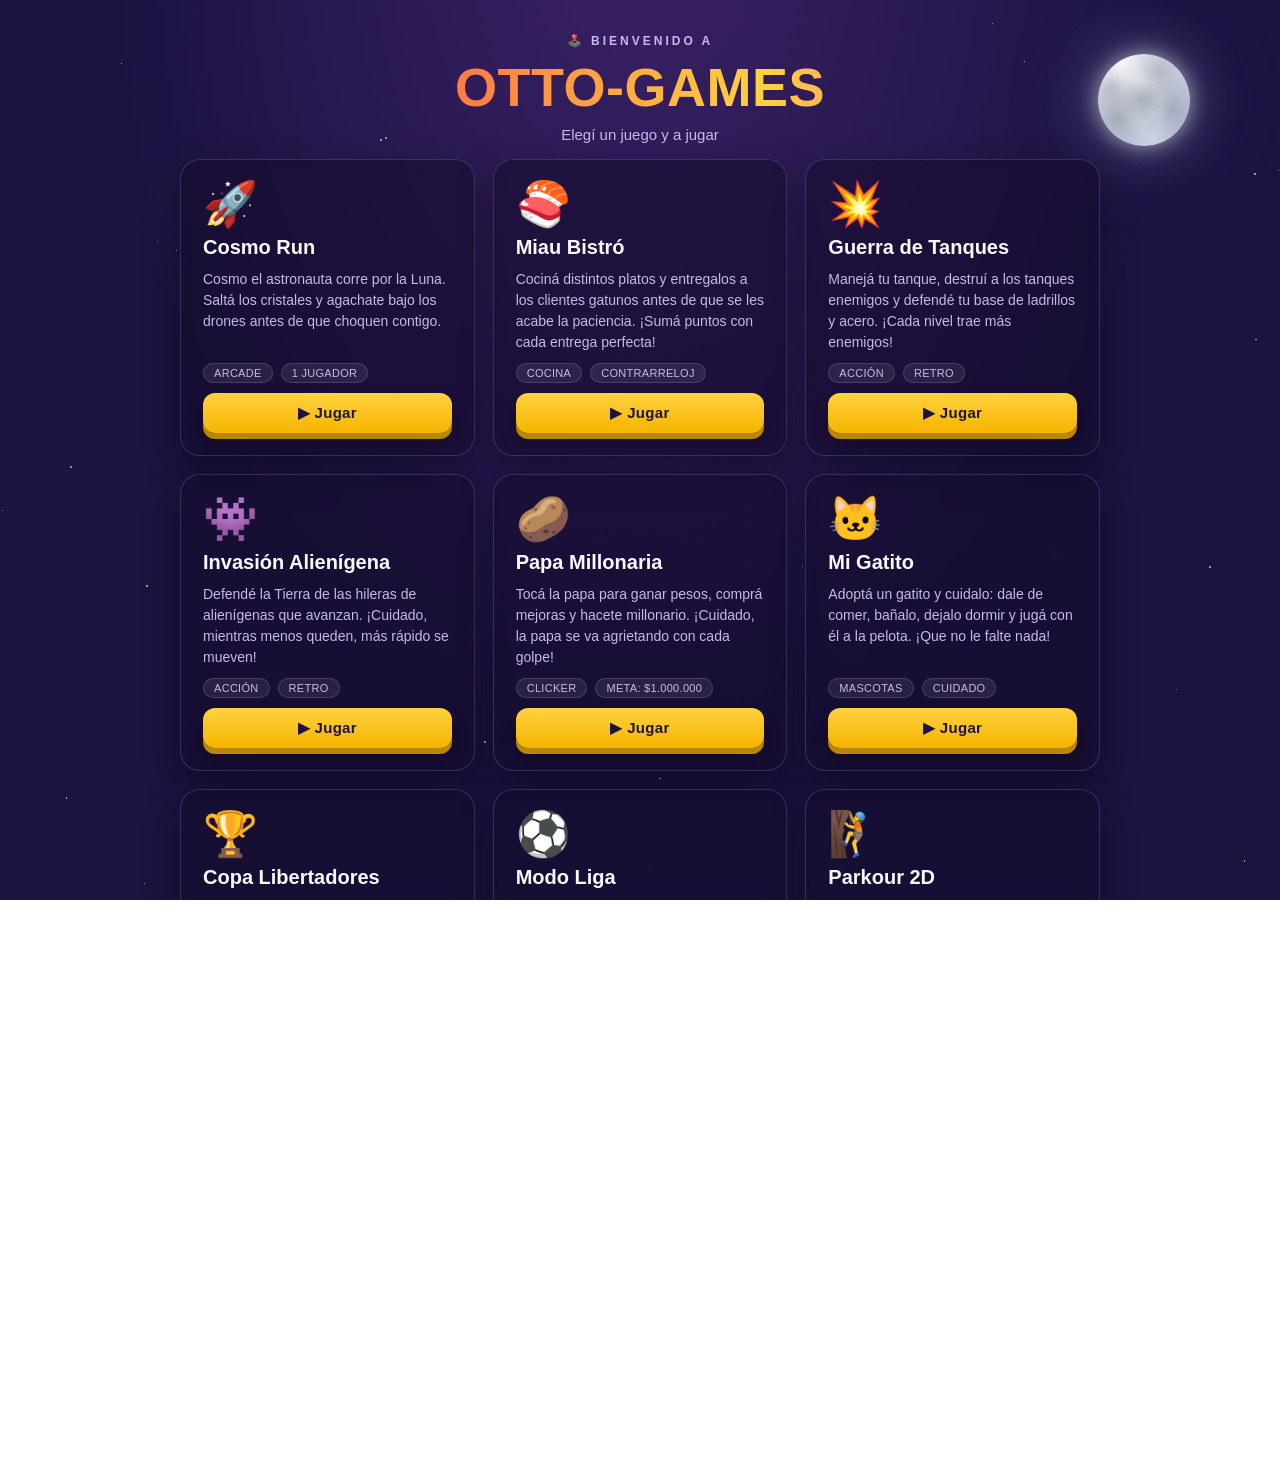
<file: index.html>
<!DOCTYPE html>
<html lang="es">
<head>
<meta charset="UTF-8">
<meta name="viewport" content="width=device-width, initial-scale=1">
<title>Otto-Games</title>

<link rel="stylesheet" href="css/tokens.css">
<link rel="stylesheet" href="css/shared.css">
<link rel="stylesheet" href="css/cosmo-run.css">
<link rel="stylesheet" href="css/miau-bistro.css">
<link rel="stylesheet" href="css/guerra-tanques.css">
<link rel="stylesheet" href="css/space-invaders.css">
<link rel="stylesheet" href="css/papa-millonaria.css">
<link rel="stylesheet" href="css/mi-gatito.css">
<link rel="stylesheet" href="css/copa-libertadores.css">
<link rel="stylesheet" href="css/liga.css">
<link rel="stylesheet" href="css/parkour.css">
<link rel="stylesheet" href="css/mundial-penalty.css">
</head>
<body>

<div class="portal-bg" aria-hidden="true">
  <div class="stars" id="stars"></div>
  <div class="portal-moon"></div>
</div>

<div class="wrap">

  <div class="view" id="portalView">
    <div class="hero">
      <p class="eyebrow">🕹️ Bienvenido a</p>
      <h1 class="brand">OTTO-GAMES</h1>
      <p class="tagline">Elegí un juego y a jugar</p>
    </div>

    <div class="game-grid">
      <article class="game-card">
        <div class="card-art">🚀</div>
        <h2>Cosmo Run</h2>
        <p>Cosmo el astronauta corre por la Luna. Saltá los cristales y agachate bajo los drones antes de que choquen contigo.</p>
        <div class="tags"><span class="tag">Arcade</span><span class="tag">1 jugador</span></div>
        <button class="play-btn" id="playCosmoRunBtn">▶ Jugar</button>
      </article>

      <article class="game-card">
        <div class="card-art">🍣</div>
        <h2>Miau Bistró</h2>
        <p>Cociná distintos platos y entregalos a los clientes gatunos antes de que se les acabe la paciencia. ¡Sumá puntos con cada entrega perfecta!</p>
        <div class="tags"><span class="tag">Cocina</span><span class="tag">Contrarreloj</span></div>
        <button class="play-btn" id="playBistroBtn">▶ Jugar</button>
      </article>

      <article class="game-card">
        <div class="card-art">💥</div>
        <h2>Guerra de Tanques</h2>
        <p>Manejá tu tanque, destruí a los tanques enemigos y defendé tu base de ladrillos y acero. ¡Cada nivel trae más enemigos!</p>
        <div class="tags"><span class="tag">Acción</span><span class="tag">Retro</span></div>
        <button class="play-btn" id="playTanksBtn">▶ Jugar</button>
      </article>

      <article class="game-card">
        <div class="card-art">👾</div>
        <h2>Invasión Alienígena</h2>
        <p>Defendé la Tierra de las hileras de alienígenas que avanzan. ¡Cuidado, mientras menos queden, más rápido se mueven!</p>
        <div class="tags"><span class="tag">Acción</span><span class="tag">Retro</span></div>
        <button class="play-btn" id="playInvadersBtn">▶ Jugar</button>
      </article>

      <article class="game-card">
        <div class="card-art">🥔</div>
        <h2>Papa Millonaria</h2>
        <p>Tocá la papa para ganar pesos, comprá mejoras y hacete millonario. ¡Cuidado, la papa se va agrietando con cada golpe!</p>
        <div class="tags"><span class="tag">Clicker</span><span class="tag">Meta: $1.000.000</span></div>
        <button class="play-btn" id="playPapaBtn">▶ Jugar</button>
      </article>

      <article class="game-card">
        <div class="card-art">🐱</div>
        <h2>Mi Gatito</h2>
        <p>Adoptá un gatito y cuidalo: dale de comer, bañalo, dejalo dormir y jugá con él a la pelota. ¡Que no le falte nada!</p>
        <div class="tags"><span class="tag">Mascotas</span><span class="tag">Cuidado</span></div>
        <button class="play-btn" id="playGatoBtn">▶ Jugar</button>
      </article>

      <article class="game-card">
        <div class="card-art">🏆</div>
        <h2>Copa Libertadores</h2>
        <p>Elegí tu equipo entre 46 clubes sudamericanos y jugá el torneo completo: sorteo, fase de grupos y eliminatorias. Fútbol de mesa por turnos, al estilo Miniball.</p>
        <div class="tags"><span class="tag">Deportes</span><span class="tag">1 vs CPU</span></div>
        <button class="play-btn" id="playLiberBtn">▶ Jugar</button>
      </article>

      <article class="game-card">
        <div class="card-art">⚽</div>
        <h2>Modo Liga</h2>
        <p>Elegí tu equipo entre los 20 de la liga y jugá la temporada completa, fecha a fecha, con tabla de posiciones en tiempo real. Mismo fútbol de mesa por turnos.</p>
        <div class="tags"><span class="tag">Deportes</span><span class="tag">1 vs CPU</span></div>
        <button class="play-btn" id="playLigaBtn">▶ Jugar</button>
      </article>

      <article class="game-card">
        <div class="card-art">🧗</div>
        <h2>Parkour 2D</h2>
        <p>Plataformas de precisión: caminá, saltá y deslizate por las paredes. 4 niveles tutorial para dominar el movimiento, con un final a pura lava.</p>
        <div class="tags"><span class="tag">Plataformas</span><span class="tag">Precisión</span></div>
        <button class="play-btn" id="playParkourBtn">▶ Jugar</button>
      </article>

      <article class="game-card">
        <div class="card-art">🥅</div>
        <h2>Mundial Penalty Shooter</h2>
        <p>Elegí tu selección entre 32 países y disputá el Mundial completo: sorteo, fase de grupos y eliminatorias, todo definido a puro penal. ¡Levantá la copa!</p>
        <div class="tags"><span class="tag">Deportes</span><span class="tag">1 vs CPU</span></div>
        <button class="play-btn" id="playMundialBtn">▶ Jugar</button>
      </article>

      <article class="game-card coming-soon">
        <div class="card-art">✨</div>
        <h2>Próximo juego</h2>
        <p>Estamos construyendo la próxima aventura de Otto-Games. ¡Vuelve pronto para descubrirla!</p>
        <div class="tags"><span class="tag">Muy pronto</span></div>
        <button class="play-btn" disabled>🔒 Próximamente</button>
      </article>
    </div>
  </div>

  <div class="view is-hidden" id="cosmoView">
    <div class="stage">
      <div class="game-header">
        <button class="back-btn" id="backFromCosmoBtn">← Portal</button>
      </div>
      <div class="title-row">
        <div>
          <h1 class="game-title">COSMO RUN</h1>
          <p class="subtitle">Salta los cristales, agáchate bajo los drones</p>
        </div>
        <button class="mute-btn" id="muteBtn" title="Silenciar sonido" aria-label="Silenciar sonido">🔊</button>
      </div>

      <div class="frame cosmo-frame">
        <canvas id="game" width="920" height="440"></canvas>

        <div class="hud">
          <div class="hud-chip">Distancia: <b id="scoreVal">0</b> m</div>
          <div class="lives" id="livesBox"></div>
          <div class="hud-chip">Mejor: <b id="bestVal">0</b> m</div>
        </div>

        <div class="overlay" id="startOverlay">
          <h2>¿Listo para correr, Cosmo?</h2>
          <p>Usa las flechas o los botones para saltar los cristales lunares y agacharte bajo los drones. ¡Cada segundo la carrera va más rápido!</p>
          <button class="big-btn" id="startBtn">▶ Empezar</button>
        </div>

        <div class="overlay is-hidden" id="overOverlay">
          <h2 id="overTitle">¡Choque!</h2>
          <div class="score-line">
            <span>Distancia<b id="finalScore">0 m</b></span>
            <span>Mejor marca<b id="finalBest">0 m</b></span>
          </div>
          <button class="big-btn" id="retryBtn">↻ Otra vez</button>
        </div>

        <button class="cat-btn" id="catBtn">🐱 Gatetes voladores</button>
      </div>

      <div class="controls-row">
        <p class="hint">Salta con <kbd>&uarr;</kbd> o <kbd>Espacio</kbd> · Agáchate con <kbd>&darr;</kbd></p>
        <div class="touch-btns">
          <button class="touch-btn" id="btnDuck">⬇ Agacharse</button>
          <button class="touch-btn" id="btnJump">⬆ Saltar</button>
        </div>
      </div>
    </div>
  </div>

  <div class="view is-hidden" id="bistroView">
    <div class="stage">
      <div class="game-header">
        <button class="back-btn" id="backFromBistroBtn">← Portal</button>
      </div>
      <div class="title-row">
        <div>
          <h1 class="game-title">MIAU BISTRÓ</h1>
          <p class="subtitle">Cociná y entregá pedidos a los clientes gatunos</p>
        </div>
        <button class="mute-btn" id="bistroMuteBtn" title="Silenciar sonido" aria-label="Silenciar sonido">🔊</button>
      </div>

      <div class="frame">
        <div class="hud hud-wrap">
          <div class="hud-chip">⏱ <b id="bistroTime">00:50</b></div>
          <div class="hud-chip">🎯 <b id="bistroScoreVal">0</b>/<span id="bistroGoalVal">0</span></div>
          <div class="hud-chip">🪙 <b id="bistroCoinsVal">0</b></div>
          <div class="hud-chip">🏅 Nivel <b id="bistroLevelVal">1</b></div>
          <div class="hud-chip powerup-chip" id="powerupChip"></div>
        </div>

        <div class="bistro-board">
          <section class="kitchen-panel">
            <h2 class="panel-title">🍳 Cocina</h2>
            <div class="recipe-grid" id="recipeGrid"></div>
            <p class="kitchen-hint" id="kitchenHint"></p>
            <div class="stove" id="stove">
              <p class="stove-idle" id="stoveIdleMsg">Elegí un plato para cocinar</p>

              <div class="stove-gathering is-hidden" id="stoveGathering">
                <div class="gather-header">
                  <button class="mini-back-btn" id="cancelGatherBtn" aria-label="Cancelar">←</button>
                  <span class="gather-title"><span id="gatherIcon">🍣</span> <span id="gatherName">Receta</span></span>
                </div>
                <div class="need-list" id="needList"></div>
                <div class="ingredient-bank" id="ingredientBank"></div>
                <button class="serve-btn" id="cookNowBtn" disabled>🔥 ¡A cocinar!</button>
              </div>

              <div class="stove-cooking is-hidden" id="stoveCooking">
                <div class="cooking-dish"><span id="cookingIcon">🍣</span></div>
                <div class="progress-track">
                  <div class="progress-zone"></div>
                  <div class="progress-fill" id="cookProgress"></div>
                </div>
                <button class="serve-btn" id="sacarBtn">¡Sacar!</button>
              </div>
            </div>
          </section>

          <div class="pass-strip">
            <h3 class="pass-title">🛎️ Ventanilla</h3>
            <div class="tray" id="trayBox"></div>
          </div>

          <section class="delivery-panel">
            <h2 class="panel-title">🍽️ Entregas</h2>
            <div class="customer-row" id="customerRow"></div>
          </section>
        </div>

        <div class="overlay" id="bistroStartOverlay">
          <h2 id="bistroStartTitle">¿Listo para el Nivel 1?</h2>
          <p id="bistroStartDesc">Elegí un plato, juntá los ingredientes, cocinalo en su punto y entregalo antes de que el gato se impaciente.</p>
          <button class="big-btn" id="bistroStartBtn">▶ Empezar nivel</button>
          <button class="text-btn" id="resetLevelBtn">🔁 Volver al Nivel 1</button>
        </div>

        <div class="overlay is-hidden" id="bistroOverOverlay">
          <h2 id="bistroOverTitle">¡Se acabó el tiempo!</h2>
          <div class="score-line">
            <span>Meta<b id="bistroFinalScore">0/0</b></span>
            <span>Monedas ganadas<b id="bistroFinalCoins">0</b></span>
          </div>
          <button class="big-btn" id="bistroRetryBtn">↻ Reintentar nivel</button>
        </div>

        <div class="overlay is-hidden" id="bistroShopOverlay">
          <h2 id="shopTitle">¡Nivel superado!</h2>
          <p class="shop-coins">🪙 Monedas: <b id="shopCoinsVal">0</b></p>
          <div class="shop-grid" id="shopGrid"></div>
          <button class="big-btn" id="nextLevelBtn">▶ Nivel siguiente</button>
          <button class="text-btn" id="shopResetLevelBtn">🔁 Volver al Nivel 1</button>
        </div>
      </div>
    </div>
  </div>

  <div class="view is-hidden" id="tanksView">
    <div class="stage">
      <div class="game-header">
        <button class="back-btn" id="backFromTanksBtn">← Portal</button>
      </div>
      <div class="title-row">
        <div>
          <h1 class="game-title">GUERRA DE TANQUES</h1>
          <p class="subtitle">Destruí a los enemigos y defendé tu base</p>
        </div>
        <button class="mute-btn" id="tanksMuteBtn" title="Silenciar sonido" aria-label="Silenciar sonido">🔊</button>
      </div>

      <div class="tanks-topbar">
        <div class="tanks-topbar-stats">
          <div class="hud-chip tanks-topbar-chip"><span class="tanks-chip-icon">🛡️</span><span class="tanks-chip-body"><b id="tanksLivesVal">3</b><small>Vidas</small></span></div>
          <div class="hud-chip tanks-topbar-chip tanks-chip-hp"><span class="tanks-chip-icon">💚</span><span class="tanks-chip-body"><b id="tanksHpVal">3/3</b><small>Vida</small></span></div>
          <div class="hud-chip tanks-topbar-chip tanks-chip-enemy"><span class="tanks-chip-icon">🎯</span><span class="tanks-chip-body"><b id="tanksEnemiesVal">0</b><small>Enemigos</small></span></div>
          <div class="hud-chip tanks-topbar-chip"><span class="tanks-chip-icon">🏅</span><span class="tanks-chip-body"><b id="tanksLevelVal">1</b><small>Nivel</small></span></div>
          <div class="hud-chip tanks-topbar-chip"><span class="tanks-chip-icon">⏱</span><span class="tanks-chip-body"><b id="tanksTimeVal">00:00</b><small>Tiempo</small></span></div>
        </div>
        <div class="tanks-topbar-actions">
          <button class="tanks-icon-btn" id="tanksMuteBtn" title="Silenciar sonido" aria-label="Silenciar sonido">🔊</button>
          <button class="tanks-icon-btn" id="tanksPauseBtn" title="Pausa" aria-label="Pausa">⏸</button>
        </div>
      </div>

      <div class="tanks-main-layout">
        <aside class="tanks-side-panel tanks-panel-left">
          <div class="tanks-panel-block">
            <h3>🎯 Objetivos</h3>
            <ul class="tanks-check-list">
              <li>Defendé tu base</li>
              <li>Eliminá a todos los enemigos</li>
              <li>No pierdas todas tus vidas</li>
            </ul>
          </div>
          <div class="tanks-panel-block">
            <h3>🎮 Controles</h3>
            <ul class="tanks-key-list">
              <li><kbd>↑↓←→</kbd><span>Mover</span></li>
              <li><kbd>Espacio</kbd><span>Disparar</span></li>
              <li><kbd>B</kbd><span>Bomba (Nivel 4+)</span></li>
            </ul>
          </div>
          <div class="tanks-panel-block">
            <h3>ℹ️ Este nivel</h3>
            <p class="tanks-info-line"><span>Enemigo</span><b id="tanksPanelEnemy">-</b></p>
            <p class="tanks-info-line"><span>Terreno</span><b id="tanksPanelMap">-</b></p>
            <p class="tanks-info-line"><span>Restantes</span><b id="tanksPanelRemaining">0</b></p>
          </div>
        </aside>

        <div class="frame tanks-frame">
          <canvas id="tanksCanvas" width="416" height="416"></canvas>

          <div class="overlay" id="tanksStartOverlay">
            <h2 id="tanksStartTitle">¿Listo para el Nivel 1?</h2>
            <p id="tanksStartDesc">Usá las flechas para mover tu tanque y Espacio para disparar. Destruí a todos los enemigos sin perder tu base ni tus vidas.</p>
            <button class="big-btn" id="tanksStartBtn">▶ Empezar nivel</button>
          </div>

          <div class="overlay is-hidden" id="tanksClearOverlay">
            <h2 id="tanksClearTitle">¡Nivel superado!</h2>
            <p id="tanksClearDesc"></p>
            <button class="big-btn" id="tanksNextBtn">▶ Nivel siguiente</button>
          </div>

          <div class="overlay is-hidden" id="tanksOverOverlay">
            <h2 id="tanksOverTitle">¡Base destruida!</h2>
            <p>Llegaste al nivel <b id="tanksOverLevel">1</b>.</p>
            <button class="big-btn" id="tanksRetryBtn">↻ Reintentar nivel</button>
            <button class="text-btn" id="tanksResetBtn">🔁 Volver al Nivel 1</button>
          </div>

          <div class="overlay is-hidden" id="tanksPauseOverlay">
            <h2>⏸ Pausa</h2>
            <p>El juego está en pausa. Tomate tu tiempo.</p>
            <button class="big-btn" id="tanksResumeBtn">▶ Reanudar</button>
          </div>
        </div>

        <aside class="tanks-side-panel tanks-panel-right">
          <div class="tanks-panel-block tanks-progress-block" id="tanksProgressBlock">
            <h3>🏅 Progreso</h3>
            <p class="tanks-progress-level">Nivel <b id="tanksPanelLevel">1</b></p>
            <p class="tanks-progress-upgrade">Última mejora: <b id="tanksPanelUpgrade">Ninguna todavía</b></p>
          </div>
          <div class="tanks-panel-block">
            <h3>📊 Estadísticas</h3>
            <div class="tanks-stat-row"><span>Daño</span><div class="tanks-stat-bar"><i id="tanksStatDamage"></i></div></div>
            <div class="tanks-stat-row"><span>Velocidad</span><div class="tanks-stat-bar"><i id="tanksStatSpeed"></i></div></div>
            <div class="tanks-stat-row"><span>Vida</span><div class="tanks-stat-bar"><i id="tanksStatHp"></i></div></div>
            <div class="tanks-stat-row"><span>Cadencia</span><div class="tanks-stat-bar"><i id="tanksStatFireRate"></i></div></div>
            <div class="tanks-stat-row"><span>Blindaje</span><div class="tanks-stat-bar"><i id="tanksStatArmor"></i></div></div>
          </div>
          <div class="tanks-panel-block tanks-tank-preview-block">
            <div class="tanks-tank-preview" id="tanksTankPreview"></div>
          </div>
        </aside>
      </div>

      <div class="tanks-bottombar">
        <div class="tanks-ability-slot" id="tanksAbilitySlot">
          <div class="tanks-ability-icon" id="tanksAbilityIcon">💣</div>
          <div class="tanks-ability-info">
            <span class="tanks-ability-label">Bomba</span>
            <div class="tanks-cooldown-track"><i id="tanksCooldownFill"></i></div>
          </div>
        </div>
        <div class="tanks-weapon-slot">
          <span class="tanks-weapon-item">🔫 <b id="tanksWeaponVal">Disparo simple</b></span>
          <span class="tanks-weapon-item">🔋 <b id="tanksAmmoVal">0/1</b></span>
        </div>
      </div>

      <div class="controls-row">
        <p class="hint">Movete con <kbd>&uarr;</kbd><kbd>&darr;</kbd><kbd>&larr;</kbd><kbd>&rarr;</kbd> · Disparás con <kbd>Espacio</kbd> · Bomba con <kbd>B</kbd> (desde el Nivel 4)</p>
        <div class="action-touch-controls">
          <div class="joystick" id="tJoystick" aria-label="Mover el tanque">
            <div class="joystick-base"><div class="joystick-thumb"></div></div>
          </div>
          <button class="fire-btn" id="tFire" aria-label="Disparar">🔥</button>
          <button class="fire-btn bomb-btn" id="tBomb" aria-label="Tirar bomba">💣</button>
        </div>
      </div>
    </div>
  </div>

  <div class="view is-hidden" id="invadersView">
    <div class="stage">
      <div class="game-header">
        <button class="back-btn" id="backFromInvadersBtn">← Portal</button>
      </div>
      <div class="title-row">
        <div>
          <h1 class="game-title">INVASIÓN ALIENÍGENA</h1>
          <p class="subtitle">Defendé la Tierra de la invasión</p>
        </div>
        <button class="mute-btn" id="invadersMuteBtn" title="Silenciar sonido" aria-label="Silenciar sonido">🔊</button>
      </div>

      <div class="invaders-hud">
        <div class="hud-chip">🛡️ Vidas: <b id="invadersLivesVal">3</b></div>
        <div class="hud-chip">⭐ Puntos: <b id="invadersScoreVal">0</b></div>
        <div class="hud-chip">🏅 Nivel: <b id="invadersLevelVal">1</b></div>
      </div>

      <div class="frame invaders-frame">
        <canvas id="invadersCanvas" width="440" height="560"></canvas>

        <div class="overlay" id="invadersStartOverlay">
          <h2 id="invadersStartTitle">¿Listo para el Nivel 1?</h2>
          <p>Movete con las flechas y disparás con Espacio. Destruí a todos los alienígenas antes de que lleguen abajo.</p>
          <button class="big-btn" id="invadersStartBtn">▶ Empezar nivel</button>
        </div>

        <div class="overlay is-hidden" id="invadersClearOverlay">
          <h2 id="invadersClearTitle">¡Nivel superado!</h2>
          <button class="big-btn" id="invadersNextBtn">▶ Nivel siguiente</button>
        </div>

        <div class="overlay is-hidden" id="invadersOverOverlay">
          <h2 id="invadersOverTitle">¡Invasión completada!</h2>
          <p>Llegaste al nivel <b id="invadersOverLevel">1</b> con <b id="invadersOverScore">0</b> puntos.</p>
          <button class="big-btn" id="invadersRetryBtn">↻ Reintentar nivel</button>
          <button class="text-btn" id="invadersResetBtn">🔁 Volver al Nivel 1</button>
        </div>
      </div>

      <div class="controls-row">
        <p class="hint">Movete con <kbd>&larr;</kbd><kbd>&rarr;</kbd> · Disparás con <kbd>Espacio</kbd></p>
        <div class="action-touch-controls">
          <div class="joystick joystick-2way" id="iJoystick" aria-label="Mover la nave">
            <div class="joystick-base"><div class="joystick-thumb"></div></div>
          </div>
          <button class="fire-btn" id="iFire" aria-label="Disparar">🔥</button>
        </div>
      </div>
    </div>
  </div>

  <div class="view is-hidden" id="papaView">
    <div class="stage">
      <div class="game-header">
        <button class="back-btn" id="backFromPapaBtn">← Portal</button>
      </div>
      <div class="title-row">
        <div>
          <h1 class="game-title">PAPA MILLONARIA</h1>
          <p class="subtitle" id="papaZoneSubtitle">Huerta Inicial</p>
        </div>
        <button class="mute-btn" id="papaMuteBtn" title="Silenciar sonido" aria-label="Silenciar sonido">🔊</button>
      </div>

      <div class="papa-hud">
        <div class="hud-chip">💰 <b id="papaMoneyVal">0</b></div>
        <div class="hud-chip">👆 <b id="papaPerClickVal">1</b>/click</div>
        <div class="hud-chip">⚙️ <b id="papaPerSecVal">0</b>/seg</div>
        <div class="hud-chip is-hidden" id="papaGemsChip">🌟 <b id="papaGemsVal">0</b></div>
      </div>
      <div class="papa-goal">
        <span id="papaZoneGoalLabel">Meta de zona: $5.000</span>
        <div class="papa-goal-track"><div class="papa-goal-fill" id="papaGoalFill"></div></div>
      </div>
      <div class="papa-buffs-bar" id="papaBuffsBar"></div>

      <div class="frame papa-frame" id="papaFrame">
        <div class="papa-main" id="papaMain">
          <div class="papa-zone-scene" id="papaZoneScene"></div>
          <div class="potato-wrap">
            <button class="potato-btn" id="potatoBtn" aria-label="Golpear la papa">🥔</button>
            <svg class="potato-cracks" id="potatoCracks" viewBox="0 0 140 140" aria-hidden="true">
              <path class="crack c1" d="M70 32 L63 56 L79 70" />
              <path class="crack c2" d="M38 62 L56 76 L44 98" />
              <path class="crack c3" d="M98 58 L86 80 L102 100" />
              <path class="crack c4" d="M54 102 L72 90 L88 112" />
            </svg>
          </div>
          <button class="papa-event-badge is-hidden" id="papaEventBadge" aria-label="Evento especial"></button>
          <p class="papa-hint">¡Tocá la papa para ganar pesos!</p>
        </div>

        <div class="papa-tabs" id="papaTabs">
          <button class="papa-tab-btn is-active" data-tab="upgrades">🌳 Mejoras</button>
          <button class="papa-tab-btn" data-tab="missions">🎯 Misiones</button>
          <button class="papa-tab-btn" data-tab="shop">🛍️ Tienda</button>
          <button class="papa-tab-btn" data-tab="pets">🐾 Mascotas</button>
          <button class="papa-tab-btn" data-tab="collection">💎 Colección</button>
          <button class="papa-tab-btn" data-tab="prestige">🚀 Prestigio</button>
        </div>

        <div class="papa-tab-panel" id="papaPanelUpgrades">
          <div class="papa-category-tabs" id="papaCategoryTabs">
            <button class="papa-cat-btn is-active" data-cat="click">👆 Click</button>
            <button class="papa-cat-btn" data-cat="production">⚙ Producción</button>
            <button class="papa-cat-btn" data-cat="economy">💰 Economía</button>
            <button class="papa-cat-btn" data-cat="luck">🍀 Suerte</button>
          </div>
          <div class="upgrade-list papa-upgrade-list" id="papaUpgradeList"></div>
        </div>

        <div class="papa-tab-panel is-hidden" id="papaPanelMissions">
          <div class="papa-mission-list" id="papaMissionList"></div>
        </div>

        <div class="papa-tab-panel is-hidden" id="papaPanelShop">
          <div class="papa-shop-section">
            <h3>🥔 Apariencias de papa</h3>
            <div class="papa-shop-grid" id="papaShopSkins"></div>
          </div>
          <div class="papa-shop-section">
            <h3>🌅 Fondos</h3>
            <div class="papa-shop-grid" id="papaShopBg"></div>
          </div>
          <div class="papa-shop-section">
            <h3>✨ Efectos de click</h3>
            <div class="papa-shop-grid" id="papaShopEffects"></div>
          </div>
          <div class="papa-shop-section">
            <h3>🎵 Música</h3>
            <div class="papa-shop-grid" id="papaShopMusic"></div>
          </div>
        </div>

        <div class="papa-tab-panel is-hidden" id="papaPanelPets">
          <p class="papa-panel-hint">Cada mascota adoptada suma su bonificación todo el tiempo. Subilas de nivel para que rindan más.</p>
          <div class="papa-pet-grid" id="papaPetGrid"></div>
        </div>

        <div class="papa-tab-panel is-hidden" id="papaPanelCollection">
          <p class="papa-panel-hint">Objetos rarísimos que podés encontrar al hacer click o en eventos especiales. Cada uno da una bonificación permanente.</p>
          <div class="papa-collect-grid" id="papaCollectGrid"></div>
        </div>

        <div class="papa-tab-panel is-hidden" id="papaPanelPrestige">
          <div class="papa-prestige-info" id="papaPrestigeInfo"></div>
          <button class="big-btn" id="papaPrestigeBtn">🚀 Prestigiar</button>
          <p class="papa-panel-hint" id="papaPrestigeHint"></p>
          <div class="upgrade-list papa-upgrade-list" id="papaPrestigeUpgradeList"></div>
        </div>

        <div class="overlay is-hidden" id="papaZoneUnlockOverlay">
          <h2 id="papaZoneUnlockTitle">🎉 ¡Nueva zona desbloqueada!</h2>
          <p id="papaZoneUnlockDesc">Campo de Papas</p>
          <button class="big-btn" id="papaTravelBtn">🚀 Viajar</button>
        </div>
        <div class="overlay is-hidden" id="papaTravelOverlay">
          <h2 id="papaTravelTitle">Viajando...</h2>
          <div class="papa-travel-spinner">🥔</div>
        </div>
        <div class="overlay is-hidden" id="papaPrestigeConfirmOverlay">
          <h2>¿Reiniciar tu progreso?</h2>
          <p id="papaPrestigeConfirmDesc"></p>
          <button class="big-btn" id="papaPrestigeConfirmBtn">Confirmar</button>
          <button class="text-btn" id="papaPrestigeCancelBtn">Cancelar</button>
        </div>
      </div>

      <div class="papa-zone-strip" id="papaZoneStrip"></div>

      <div class="controls-row papa-footer">
        <button class="text-btn" id="papaResetBtn">🔁 Reiniciar partida completa</button>
      </div>
    </div>
  </div>

  <div class="view is-hidden" id="gatoView">
    <div class="stage">
      <div class="game-header">
        <button class="back-btn" id="backFromGatoBtn">← Portal</button>
      </div>
      <div class="title-row">
        <div>
          <h1 class="game-title">MI GATITO</h1>
          <p class="subtitle">Adoptá un gatito y cuidalo</p>
        </div>
        <button class="mute-btn" id="gatoMuteBtn" title="Silenciar sonido" aria-label="Silenciar sonido">🔊</button>
      </div>

      <div class="frame gato-frame">

        <div class="gato-sub-view" id="gatoAdoptView">
          <h2 class="gato-adopt-title">Elegí a tu gatito</h2>
          <div class="adopt-grid" id="adoptGrid"></div>
        </div>

        <div class="gato-sub-view is-hidden" id="gatoHomeView">
          <div class="gato-stats">
            <div class="stat-row">🍖<div class="stat-track"><div class="stat-fill hunger" id="statHambre"></div></div></div>
            <div class="stat-row">🛁<div class="stat-track"><div class="stat-fill hygiene" id="statHigiene"></div></div></div>
            <div class="stat-row">⚡<div class="stat-track"><div class="stat-fill energy" id="statEnergia"></div></div></div>
            <div class="stat-row">💛<div class="stat-track"><div class="stat-fill happy" id="statFelicidad"></div></div></div>
          </div>
          <canvas id="gatoCanvas" width="220" height="220"></canvas>
          <div class="room-row">
            <button class="room-btn" id="roomComerBtn">🍽️<span>Comer</span></button>
            <button class="room-btn" id="roomBanarBtn">🛁<span>Bañar</span></button>
            <button class="room-btn" id="roomDormirBtn">😴<span>Dormir</span></button>
            <button class="room-btn" id="roomJugarBtn">🎮<span>Jugar</span></button>
            <button class="room-btn" id="roomMimosBtn">💕<span>Mimos</span></button>
          </div>
          <div class="gato-footer">
            <button class="text-btn" id="gatoChangeBtn">🔁 Adoptar otro gatito</button>
          </div>
        </div>

        <div class="overlay is-hidden" id="comerOverlay">
          <h2>🍽️ Comer</h2>
          <p>Elegí qué le das de comer a tu gatito.</p>
          <div class="food-grid" id="foodGrid"></div>
          <button class="text-btn" id="comerCloseBtn">Cerrar</button>
        </div>

        <div class="overlay is-hidden" id="banarOverlay">
          <h2>🛁 Bañar</h2>
          <p>Tocá al gatito para frotarlo con la esponja.</p>
          <button class="scrub-area" id="scrubArea" aria-label="Frotar">🧽</button>
          <button class="text-btn" id="banarCloseBtn">Cerrar</button>
        </div>

        <div class="overlay is-hidden" id="dormirOverlay">
          <h2>😴 Dormir</h2>
          <p>Dejalo descansar para que recupere energía.</p>
          <div class="sleep-zzz" id="sleepZzz">💤</div>
          <button class="big-btn" id="sleepToggleBtn">Dormir</button>
          <button class="text-btn" id="dormirCloseBtn">Cerrar</button>
        </div>

        <div class="overlay is-hidden" id="jugarMenuOverlay">
          <h2>🎮 Jugar</h2>
          <p>Elegí un deporte para jugar con tu gatito.</p>
          <div class="game-select-row">
            <button class="game-select-btn" id="selectFutbolBtn"><span class="game-icon">⚽</span>Fútbol</button>
            <button class="game-select-btn" id="selectBasquetBtn"><span class="game-icon">🏀</span>Básquet</button>
            <button class="game-select-btn" id="selectVoleyBtn"><span class="game-icon">🏐</span>Vóley</button>
          </div>
          <button class="text-btn" id="jugarMenuCloseBtn">Cerrar</button>
        </div>

        <div class="overlay is-hidden" id="futbolOverlay">
          <h2>⚽ Penales</h2>
          <p id="futbolHint">Tocá dentro del arco para patear</p>
          <div class="sport-canvas-wrap">
            <canvas id="futbolCanvas" width="280" height="320"></canvas>
            <div class="sport-result is-hidden" id="futbolResult"></div>
          </div>
          <p id="futbolScore">Penales: 0/5 · Goles: 0</p>
          <button class="text-btn" id="futbolCloseBtn">Volver</button>
        </div>

        <div class="overlay is-hidden" id="basquetOverlay">
          <h2>🏀 Básquet</h2>
          <p id="basquetHint">Tocá cerca del aro para tirar</p>
          <div class="sport-canvas-wrap">
            <canvas id="basquetCanvas" width="280" height="320"></canvas>
            <div class="sport-result is-hidden" id="basquetResult"></div>
          </div>
          <p id="basquetScore">Tiros: 0/5 · Encestes: 0</p>
          <button class="text-btn" id="basquetCloseBtn">Volver</button>
        </div>

        <div class="overlay is-hidden" id="voleyOverlay">
          <h2>🏐 Vóley</h2>
          <p id="voleyHint">Tocá del otro lado de la red para rematar</p>
          <div class="sport-canvas-wrap">
            <canvas id="voleyCanvas" width="280" height="320"></canvas>
            <div class="sport-result is-hidden" id="voleyResult"></div>
          </div>
          <p id="voleyScore">Remates: 0/5 · Puntos: 0</p>
          <button class="text-btn" id="voleyCloseBtn">Volver</button>
        </div>

        <div class="overlay is-hidden" id="mimosOverlay">
          <h2>💕 Mimos</h2>
          <p>Tocá al gatito para hacerle mimos.</p>
          <button class="mimos-area" id="mimosArea" aria-label="Acariciar">🐱</button>
          <button class="text-btn" id="mimosCloseBtn">Cerrar</button>
        </div>

      </div>
    </div>
  </div>

  <div class="view is-hidden" id="libertadoresView">
    <div class="stage">
      <div class="game-header">
        <button class="back-btn" id="backFromLiberBtn">← Portal</button>
      </div>
      <div class="title-row">
        <div>
          <h1 class="game-title">COPA LIBERTADORES</h1>
          <p class="subtitle" id="liberSubtitle">Elegí tu equipo y jugá el torneo</p>
        </div>
        <button class="mute-btn" id="liberMuteBtn" title="Silenciar sonido" aria-label="Silenciar sonido">🔊</button>
      </div>

      <div class="liber-sub-view" id="liberTeamSelectView">
        <div class="liber-select-topbar">
          <h2 class="liber-select-title">Elegí tu equipo</h2>
          <div class="liber-select-counts">
            <div class="liber-count-chip"><b id="liberTeamCount">0</b><span>Equipos</span></div>
            <div class="liber-count-chip is-accent"><b id="liberSelectedCount">0</b><span>Seleccionado</span></div>
          </div>
        </div>
        <div class="liber-select-controls">
          <div class="liber-search-wrap">
            <span class="liber-search-icon">🔍</span>
            <input type="text" id="liberTeamSearch" class="liber-search-input" placeholder="Buscar equipo..." autocomplete="off">
          </div>
          <select id="liberCountryFilter" class="liber-country-filter">
            <option value="">Filtrar por país</option>
          </select>
        </div>
        <div class="team-grid" id="liberTeamGrid"></div>
        <p class="liber-no-results is-hidden" id="liberNoResults">No se encontraron equipos con ese filtro.</p>
        <div class="liber-team-detail is-hidden" id="liberTeamDetail">
          <div class="liber-detail-crest" id="liberDetailCrest"></div>
          <div class="liber-detail-info">
            <h3 id="liberDetailName">Equipo</h3>
            <p class="liber-detail-country" id="liberDetailCountry">País</p>
            <div class="liber-detail-colors" id="liberDetailColors"></div>
            <p class="liber-detail-desc" id="liberDetailDesc"></p>
          </div>
          <button class="big-btn liber-detail-btn" id="liberDetailContinueBtn">Continuar →</button>
        </div>
      </div>

      <div class="liber-sub-view is-hidden" id="liberDifficultyView">
        <button class="text-btn liber-back-step" id="liberDiffBackBtn">← Elegir otro equipo</button>
        <h2 class="liber-select-title">Elegí la dificultad</h2>
        <div class="diff-grid">
          <button class="diff-btn diff-facil" data-diff="facil">🟢 Fácil</button>
          <button class="diff-btn diff-normal" data-diff="normal">🟡 Normal</button>
          <button class="diff-btn diff-dificil" data-diff="dificil">🟠 Difícil</button>
          <button class="diff-btn diff-legendario" data-diff="legendario">🔴 Legendario</button>
        </div>
      </div>

      <div class="liber-sub-view is-hidden" id="liberDrawView">
        <h2 class="liber-select-title">Sorteo de grupos</h2>
        <p class="liber-stage-text" id="liberDrawStatus">Sorteando equipos...</p>
        <div class="draw-groups-grid" id="liberDrawGrid"></div>
        <div class="draw-actions">
          <button class="text-btn" id="liberDrawSkipBtn">⏭ Saltar sorteo</button>
          <button class="big-btn is-hidden" id="liberDrawContinueBtn">▶ Ver mi grupo</button>
        </div>
      </div>

      <div class="liber-sub-view is-hidden" id="liberStageView">
        <h2 class="liber-select-title" id="liberStageTitle">Fase de grupos</h2>
        <div class="fixture-current is-hidden" id="liberFixtureCurrent"></div>
        <table class="group-table" id="liberGroupTable">
          <thead><tr><th>Equipo</th><th>Pts</th><th>DG</th></tr></thead>
          <tbody id="liberGroupTableBody"></tbody>
        </table>
        <p class="liber-stage-text" id="liberStageText">Próximo partido: vs Boca</p>
        <button class="big-btn" id="liberStageContinueBtn">▶ Jugar partido</button>
        <div class="fixture-list" id="liberFixtureList"></div>
      </div>

      <div class="liber-sub-view is-hidden" id="liberEndView">
        <h2 class="liber-select-title" id="liberEndTitle">¡Campeón!</h2>
        <p class="liber-stage-text" id="liberEndText"></p>
        <button class="big-btn" id="liberEndRetryBtn">↻ Jugar de nuevo</button>
      </div>

      <div class="liber-sub-view is-hidden" id="liberMatchView">
        <div class="liber-hud">
          <div class="hud-chip liber-team-chip" id="liberHomeChip"><span class="team-badge" id="liberHomeBadge"></span> <b id="liberScoreHome">0</b></div>
          <div class="hud-chip" id="liberTurnChip">🎯 <b id="liberTurnVal">Tu turno</b> <span class="liber-time" id="liberTimeVal">1:30</span></div>
          <div class="hud-chip liber-team-chip" id="liberAwayChip"><span class="team-badge" id="liberAwayBadge"></span> <b id="liberScoreAway">0</b></div>
        </div>

        <div class="frame liber-frame">
          <canvas id="liberCanvas" width="900" height="560"></canvas>

          <div class="overlay" id="liberStartOverlay">
            <h2 id="liberStartTitle">¿Listo?</h2>
            <p>Tocá una de tus fichas, arrastrá hacia atrás para apuntar y soltá para dispararla. Metela en el arco rival.</p>
            <button class="big-btn" id="liberStartBtn">▶ Empezar</button>
          </div>

          <div class="overlay is-hidden" id="liberOverOverlay">
            <h2 id="liberOverTitle">¡Final del partido!</h2>
            <p id="liberOverScore">0 - 0</p>
            <button class="big-btn" id="liberOverContinueBtn">Continuar</button>
          </div>
        </div>

        <div class="controls-row">
          <p class="hint">Tocá tu ficha y arrastrá hacia atrás para apuntar · Soltá para disparar</p>
        </div>
      </div>
    </div>
  </div>

  <div class="view is-hidden" id="ligaView">
    <div class="stage">
      <div class="game-header">
        <button class="back-btn" id="backFromLigaBtn">← Portal</button>
      </div>
      <div class="title-row">
        <div>
          <h1 class="game-title">MODO LIGA</h1>
          <p class="subtitle" id="ligaSubtitle">Elegí tu equipo y jugá la temporada completa</p>
        </div>
        <button class="mute-btn" id="ligaMuteBtn" title="Silenciar sonido" aria-label="Silenciar sonido">🔊</button>
      </div>

      <div class="liga-sub-view" id="ligaTeamSelectView">
        <h2 class="liga-select-title">Elegí tu equipo</h2>
        <div class="liga-team-grid" id="ligaTeamGrid"></div>
      </div>

      <div class="liga-sub-view is-hidden" id="ligaDifficultyView">
        <button class="text-btn liga-back-step" id="ligaDiffBackBtn">← Elegir otro equipo</button>
        <h2 class="liga-select-title">Elegí la dificultad</h2>
        <div class="diff-grid">
          <button class="diff-btn diff-facil" data-diff="facil">🟢 Fácil</button>
          <button class="diff-btn diff-normal" data-diff="normal">🟡 Normal</button>
          <button class="diff-btn diff-dificil" data-diff="dificil">🟠 Difícil</button>
          <button class="diff-btn diff-legendario" data-diff="legendario">🔴 Legendario</button>
        </div>
      </div>

      <div class="liga-sub-view is-hidden" id="ligaSeasonView">
        <h2 class="liga-select-title" id="ligaSeasonTitle">Fecha 1 de 38</h2>
        <div class="liga-season-layout">
          <div class="liga-table-panel">
            <div class="liga-table-scroll">
              <table class="liga-table" id="ligaTable">
                <thead><tr><th>#</th><th>Equipo</th><th>PJ</th><th>PG</th><th>PE</th><th>PP</th><th>GF</th><th>GC</th><th>DG</th><th>Pts</th></tr></thead>
                <tbody id="ligaTableBody"></tbody>
              </table>
            </div>
          </div>
          <div class="liga-next-panel">
            <p class="liga-next-label" id="ligaNextLabel">Fecha 1</p>
            <p class="liga-next-match" id="ligaNextMatch">Equipo A vs Equipo B</p>
            <button class="big-btn" id="ligaPlayBtn">▶ Jugar partido</button>
            <div class="liga-results" id="ligaResults"></div>
          </div>
        </div>
      </div>

      <div class="liga-sub-view is-hidden" id="ligaEndView">
        <h2 class="liga-select-title" id="ligaEndTitle">¡Temporada terminada!</h2>
        <p class="liga-stage-text" id="ligaEndText"></p>
        <div class="liga-table-scroll liga-final-table-wrap">
          <table class="liga-table" id="ligaFinalTable">
            <thead><tr><th>#</th><th>Equipo</th><th>PJ</th><th>PG</th><th>PE</th><th>PP</th><th>GF</th><th>GC</th><th>DG</th><th>Pts</th></tr></thead>
            <tbody id="ligaFinalTableBody"></tbody>
          </table>
        </div>
        <button class="big-btn" id="ligaEndRetryBtn">↻ Jugar de nuevo</button>
      </div>

      <div class="liga-sub-view is-hidden" id="ligaMatchView">
        <div class="liber-hud">
          <div class="hud-chip liber-team-chip" id="ligaHomeChip"><span class="team-badge" id="ligaHomeBadge"></span> <b id="ligaScoreHome">0</b></div>
          <div class="hud-chip" id="ligaTurnChip">🎯 <b id="ligaTurnVal">Tu turno</b> <span class="liber-time" id="ligaTimeVal">1:30</span></div>
          <div class="hud-chip liber-team-chip" id="ligaAwayChip"><span class="team-badge" id="ligaAwayBadge"></span> <b id="ligaScoreAway">0</b></div>
        </div>

        <div class="frame liber-frame">
          <canvas id="ligaCanvas" width="900" height="560"></canvas>

          <div class="overlay" id="ligaStartOverlay">
            <h2 id="ligaStartTitle">¿Listo?</h2>
            <p>Tocá una de tus fichas, arrastrá hacia atrás para apuntar y soltá para dispararla. Metela en el arco rival.</p>
            <button class="big-btn" id="ligaStartBtn">▶ Empezar</button>
          </div>

          <div class="overlay is-hidden" id="ligaOverOverlay">
            <h2 id="ligaOverTitle">¡Final del partido!</h2>
            <p id="ligaOverScore">0 - 0</p>
            <button class="big-btn" id="ligaOverContinueBtn">Continuar</button>
          </div>
        </div>

        <div class="controls-row">
          <p class="hint">Tocá tu ficha y arrastrá hacia atrás para apuntar · Soltá para disparar</p>
        </div>
      </div>
    </div>
  </div>

  <div class="view is-hidden" id="parkourView">
    <div class="stage">
      <div class="game-header">
        <button class="back-btn" id="backFromParkourBtn">← Portal</button>
      </div>
      <div class="title-row">
        <div>
          <h1 class="game-title">PARKOUR 2D</h1>
          <p class="subtitle" id="parkourSubtitle">Caminá, saltá y deslizate por las paredes</p>
        </div>
        <button class="mute-btn" id="parkourMuteBtn" title="Silenciar sonido" aria-label="Silenciar sonido">🔊</button>
      </div>

      <div class="pk-topbar">
        <div class="hud-chip pk-level-chip">Nivel <b id="pkLevelVal">1</b> / 4</div>
        <div class="pk-level-name" id="pkLevelName">Caminar y saltar</div>
      </div>

      <div class="frame pk-frame">
        <canvas id="pkCanvas" width="800" height="450"></canvas>

        <div class="overlay" id="pkStartOverlay">
          <h2 id="pkStartTitle">Nivel 1</h2>
          <p id="pkStartDesc">Movete con A/D y saltá con Espacio.</p>
          <button class="big-btn" id="pkStartBtn">▶ Empezar</button>
        </div>

        <div class="overlay is-hidden" id="pkClearOverlay">
          <h2 id="pkClearTitle">¡Nivel completo!</h2>
          <button class="big-btn" id="pkNextBtn">▶ Siguiente nivel</button>
        </div>

        <div class="overlay is-hidden" id="pkDeathOverlay">
          <h2 id="pkDeathTitle">¡Te alcanzó la lava!</h2>
          <button class="big-btn" id="pkRetryBtn">↻ Reintentar nivel</button>
        </div>

        <div class="overlay is-hidden" id="pkTutorialDoneOverlay">
          <h2>¡Tutorial completo!</h2>
          <p>Superaste los 4 niveles. Pronto se van a sumar nuevas mecánicas y niveles más difíciles.</p>
          <button class="big-btn" id="pkTutorialRetryBtn">↻ Jugar de nuevo</button>
        </div>
      </div>

      <div class="controls-row">
        <p class="hint">Movete con <kbd>A</kbd><kbd>D</kbd> · Saltás con <kbd>Espacio</kbd> · Pegate a una pared y saltá para el salto de pared</p>
        <div class="action-touch-controls">
          <div class="joystick joystick-2way" id="pkJoystick" aria-label="Mover">
            <div class="joystick-base"><div class="joystick-thumb"></div></div>
          </div>
          <button class="fire-btn" id="pkJumpBtn" aria-label="Saltar">⬆</button>
        </div>
      </div>
    </div>
  </div>

  <div class="view is-hidden" id="mundialView">
    <div class="stage">
      <div class="game-header">
        <button class="back-btn" id="backFromMundialBtn">← Portal</button>
      </div>
      <div class="title-row">
        <div>
          <h1 class="game-title">MUNDIAL PENALTY SHOOTER</h1>
          <p class="subtitle" id="wcSubtitle">Elegí tu selección y definí el Mundial a puro penal</p>
        </div>
        <button class="mute-btn" id="wcMuteBtn" title="Silenciar sonido" aria-label="Silenciar sonido">🔊</button>
      </div>

      <div class="wc-sub-view wc-menu-shell" id="wcMenuView">
        <div class="wc-menu-stadium" aria-hidden="true">
          <div class="wc-menu-floodlights"></div>
          <div class="wc-menu-stands"></div>
          <div class="wc-menu-flags">
            <span class="wc-menu-flag f1"></span>
            <span class="wc-menu-flag f2"></span>
            <span class="wc-menu-flag f3"></span>
            <span class="wc-menu-flag f4"></span>
            <span class="wc-menu-flag f5"></span>
          </div>
          <div class="wc-menu-billboard"></div>
          <div class="wc-menu-pitch">
            <div class="wc-menu-ball"><div class="wc-menu-ball-pentagon p1"></div><div class="wc-menu-ball-pentagon p2"></div><div class="wc-menu-ball-pentagon p3"></div></div>
          </div>
        </div>
        <div class="wc-menu-panel">
          <p class="wc-menu-panel-title">🏆 MUNDIAL PENALTY SHOOTER</p>
          <div class="wc-menu-buttons">
            <button class="wc-menu-btn" id="wcMenuPlayBtn">🌍 Jugar Mundial</button>
            <button class="wc-menu-btn" id="wcMenuTrainBtn">🎯 Entrenamiento</button>
            <button class="wc-menu-btn" id="wcMenuConfigBtn">⚙️ Configuración</button>
            <button class="wc-menu-btn" id="wcMenuStatsBtn">🏆 Estadísticas</button>
          </div>
        </div>
      </div>

      <div class="wc-sub-view is-hidden" id="wcTeamSelectView">
        <div class="wc-select-layout">
          <nav class="wc-side-nav" id="wcSideNav">
            <button class="wc-side-btn wc-side-btn-primary" data-nav="jugar">🏆 JUGAR</button>
            <button class="wc-side-btn" data-nav="torneo">🌍 TORNEO</button>
            <button class="wc-side-btn is-active" data-nav="selecciones">🚩 SELECCIONES</button>
            <button class="wc-side-btn" data-nav="estadisticas">📊 ESTADÍSTICAS</button>
            <button class="wc-side-btn" data-nav="ranking">🥇 RANKING</button>
            <button class="wc-side-btn" data-nav="config">⚙️ CONFIGURACIÓN</button>
            <button class="wc-side-btn" data-nav="creditos">ℹ️ CRÉDITOS</button>
          </nav>
          <div class="wc-select-main">
            <h2 class="liber-select-title">Elegí tu selección</h2>
            <div class="team-grid wc-team-carousel" id="wcTeamGrid"></div>
          </div>
          <aside class="wc-info-panel">
            <p class="wc-panel-label">🏆 Info Torneo</p>
            <ul class="wc-info-list">
              <li><span>Formato</span><b>Tanda de penales</b></li>
              <li><span>Equipos</span><b>32</b></li>
              <li><span>Dificultad</span><b id="wcInfoDifficulty">Normal</b></li>
              <li><span>Premio</span><b>🏆 Ganar el Mundial</b></li>
            </ul>
          </aside>
        </div>
        <div class="liber-team-detail is-hidden" id="wcTeamDetail">
          <div class="liber-detail-crest" id="wcDetailCrest"></div>
          <div class="liber-detail-info">
            <h3 id="wcDetailName">Selección</h3>
            <p class="liber-detail-country" id="wcDetailConfed">Confederación</p>
            <div class="liber-detail-colors" id="wcDetailColors"></div>
            <p class="liber-detail-desc" id="wcDetailDesc"></p>
          </div>
          <button class="big-btn liber-detail-btn" id="wcDetailContinueBtn">Continuar →</button>
        </div>
      </div>

      <div class="wc-sub-view is-hidden" id="wcRankingView">
        <button class="text-btn liber-back-step" id="wcRankingBackBtn">← Menú</button>
        <h2 class="liber-select-title">Ranking</h2>
        <p class="liber-stage-text">Tu mejor marca en este dispositivo.</p>
        <div class="wc-stats-grid" id="wcRankingGrid"></div>
      </div>

      <div class="wc-sub-view is-hidden" id="wcCreditsView">
        <button class="text-btn liber-back-step" id="wcCreditsBackBtn">← Menú</button>
        <h2 class="liber-select-title">Créditos</h2>
        <p class="liber-stage-text">Mundial Penalty Shooter — Otto Games.<br>Diseño, código y arte hechos para el arcade de Otto.</p>
      </div>

      <div class="wc-sub-view is-hidden" id="wcDifficultyView">
        <button class="text-btn liber-back-step" id="wcDiffBackBtn">← Elegir otra selección</button>
        <h2 class="liber-select-title">Elegí la dificultad</h2>
        <div class="diff-grid">
          <button class="diff-btn diff-facil" data-diff="facil">🟢 Fácil</button>
          <button class="diff-btn diff-normal" data-diff="normal">🟡 Normal</button>
          <button class="diff-btn diff-dificil" data-diff="dificil">🟠 Difícil</button>
          <button class="diff-btn diff-legendario" data-diff="legendario">🔴 Legendario</button>
        </div>
      </div>

      <div class="wc-sub-view is-hidden" id="wcDrawView">
        <h2 class="liber-select-title">Sorteo de grupos</h2>
        <p class="liber-stage-text" id="wcDrawStatus">Sorteando selecciones...</p>
        <div class="draw-groups-grid" id="wcDrawGrid"></div>
        <div class="draw-actions">
          <button class="text-btn" id="wcDrawSkipBtn">⏭ Saltar sorteo</button>
          <button class="big-btn is-hidden" id="wcDrawContinueBtn">▶ Ver mi grupo</button>
        </div>
      </div>

      <div class="wc-sub-view is-hidden" id="wcHubView">
        <h2 class="liber-select-title" id="wcHubTitle">Grupo A · Fecha 1 de 3</h2>
        <div class="wc-hub-layout">
          <div class="wc-hub-table-panel">
            <p class="wc-panel-label">Tabla del grupo</p>
            <table class="group-table" id="wcGroupTable">
              <thead><tr><th>Equipo</th><th>Pts</th><th>DG</th></tr></thead>
              <tbody id="wcGroupTableBody"></tbody>
            </table>
          </div>
          <div class="wc-hub-center-panel">
            <p class="wc-panel-label" id="wcHubFechaLabel">Fecha 1</p>
            <button class="big-btn wc-play-btn" id="wcPlayMatchBtn">▶ Jugar Partido</button>
            <p class="liber-stage-text" id="wcHubText">Próximo partido: vs Brasil</p>
          </div>
          <div class="wc-hub-bracket-panel">
            <p class="wc-panel-label">Cuadro del Mundial</p>
            <div class="wc-bracket-tree" id="wcBracketTree">
              <p class="wc-bracket-hint" id="wcBracketHint">Se arma cuando termine la fase de grupos.</p>
            </div>
          </div>
        </div>
        <p class="wc-panel-label wc-fixture-heading">Partidos de la fecha</p>
        <div class="fixture-current is-hidden" id="wcFixtureCurrent"></div>
        <div class="fixture-list" id="wcFixtureList"></div>
      </div>

      <div class="wc-sub-view is-hidden" id="wcMatchView">
        <div class="wc-scoreboard" id="wcScoreboard">
          <div class="wc-scoreboard-team">
            <span class="wc-scoreboard-flag" id="wcHomeFlag">🏳️</span>
            <span class="wc-scoreboard-code" id="wcHomeCode">VOS</span>
          </div>
          <div class="wc-scoreboard-score">
            <b id="wcScoreHome">0</b><span class="wc-scoreboard-dash">—</span><b id="wcScoreAway">0</b>
          </div>
          <div class="wc-scoreboard-team wc-scoreboard-team-away">
            <span class="wc-scoreboard-code" id="wcAwayCode">RIV</span>
            <span class="wc-scoreboard-flag" id="wcAwayFlag">🏳️</span>
          </div>
        </div>
        <p class="wc-round-label" id="wcRoundLabel">PENAL 1 DE 5</p>
        <div class="wc-shootout-track" id="wcShootoutTrack"></div>

        <div class="wc-match-body">
          <div class="frame wc-frame">
            <canvas id="wcCanvas" width="900" height="480"></canvas>

            <div class="wc-turn-banner is-hidden" id="wcTurnBanner">Pateás vos</div>

            <div class="overlay" id="wcStartOverlay">
              <h2 id="wcStartTitle">¿Listo para la tanda?</h2>
              <p id="wcStartDesc">5 penales por equipo. Si empatan, muerte súbita.</p>
              <button class="big-btn" id="wcStartBtn">▶ Empezar</button>
            </div>

            <div class="overlay is-hidden" id="wcOverOverlay">
              <h2 id="wcOverTitle">¡Ganaste la tanda!</h2>
              <p id="wcOverScore">River 5 - 3 Brasil</p>
              <button class="big-btn" id="wcOverContinueBtn">Continuar</button>
            </div>
          </div>

          <div class="wc-controls" id="wcControls">
            <p class="wc-control-label" id="wcAimHint">Movete con el mouse, el dedo o las flechas · Tocá, hacé clic o presioná Espacio para confirmar la dirección</p>
            <div class="wc-control-step is-hidden" id="wcStepPower">
              <p class="wc-control-label">Potencia — hacé clic para fijarla</p>
              <button class="wc-power-bar" id="wcPowerBar" aria-label="Fijar potencia">
                <span class="wc-power-sweet" aria-hidden="true"></span>
                <span class="wc-power-needle" id="wcPowerNeedle"></span>
              </button>
            </div>
            <div class="wc-control-step is-hidden" id="wcStepGkDir">
              <p class="wc-control-label">¿Hacia dónde te tirás?</p>
              <div class="wc-gkdir-grid">
                <button class="wc-choice-btn wc-choice-btn-top" data-dir="top">🥅 Travesaño</button>
                <div class="wc-choice-row">
                  <button class="wc-choice-btn" data-dir="left">⬅️ Izquierda</button>
                  <button class="wc-choice-btn" data-dir="center">⬆️ Centro</button>
                  <button class="wc-choice-btn" data-dir="right">➡️ Derecha</button>
                </div>
              </div>
              <button class="big-btn wc-ready-btn is-hidden" id="wcGkReadyBtn" disabled>¡Estoy listo!</button>
            </div>
            <p class="wc-training-hint is-hidden" id="wcTrainingHint">Modo entrenamiento — <button class="text-btn" id="wcTrainingExitBtn">salir</button></p>
          </div>
        </div>
      </div>

      <div class="wc-sub-view is-hidden" id="wcEndView">
        <h2 class="liber-select-title" id="wcEndTitle">¡Campeón del Mundial!</h2>
        <p class="liber-stage-text" id="wcEndText"></p>
        <button class="big-btn" id="wcEndRetryBtn">↻ Jugar de nuevo</button>
      </div>

      <div class="wc-sub-view is-hidden" id="wcTrainingSelectView">
        <button class="text-btn liber-back-step" id="wcTrainingBackBtn">← Menú</button>
        <h2 class="liber-select-title">Entrenamiento libre</h2>
        <p class="liber-stage-text">Practicá sin presión, sin marcador de tanda ni rival que se rinda.</p>
        <div class="diff-grid wc-train-grid">
          <button class="wc-menu-btn" id="wcTrainKickBtn">🎯 Patear</button>
          <button class="wc-menu-btn" id="wcTrainSaveBtn">🧤 Atajar</button>
        </div>
      </div>

      <div class="wc-sub-view is-hidden" id="wcConfigView">
        <button class="text-btn liber-back-step" id="wcConfigBackBtn">← Menú</button>
        <h2 class="liber-select-title">Configuración</h2>
        <div class="wc-config-row">
          <span>Dificultad</span>
          <select id="wcConfigDifficulty" class="liber-country-filter">
            <option value="facil">🟢 Fácil</option>
            <option value="normal">🟡 Normal</option>
            <option value="dificil">🟠 Difícil</option>
            <option value="legendario">🔴 Legendario</option>
          </select>
        </div>
        <div class="wc-config-row">
          <span>Sonido</span>
          <button class="text-btn" id="wcConfigMuteBtn">🔊 Activado</button>
        </div>
        <div class="wc-config-row">
          <span>Reiniciar estadísticas</span>
          <button class="text-btn" id="wcConfigResetBtn">🗑️ Borrar</button>
        </div>
      </div>

      <div class="wc-sub-view is-hidden" id="wcStatsView">
        <button class="text-btn liber-back-step" id="wcStatsBackBtn">← Menú</button>
        <h2 class="liber-select-title">Estadísticas</h2>
        <div class="wc-stats-grid" id="wcStatsGrid"></div>
      </div>
    </div>
  </div>

</div>

<script src="js/portal.js"></script>
<script src="js/cosmo-run.js"></script>
<script src="js/miau-bistro.js"></script>
<script src="js/guerra-tanques.js"></script>
<script src="js/space-invaders.js"></script>
<script src="js/papa-millonaria.js"></script>
<script src="js/mi-gatito.js"></script>
<script src="js/copa-libertadores.js"></script>
<script src="js/liga.js"></script>
<script src="js/parkour.js"></script>
<script src="js/mundial-penalty.js"></script>
</body>
</html>
</file>
<file: css/tokens.css>
/* Variables de color y tipografía compartidas por todo el arcade */
:root{
    --sky-top:#1b1340;
    --sky-mid:#3a2166;
    --sky-bottom:#5c2f7d;
    --horizon-glow:#ff6fae;
    --ground-1:#3a2a5e;
    --ground-2:#2a1d47;
    --path:#4d3878;
    --ink:#fbf7ff;
    --ink-soft:#c9b8e8;
    --coral:#ff7a45;
    --coral-dark:#d85a2c;
    --cyan:#3fddc4;
    --magenta:#ff4fa3;
    --gold:#ffd23f;
    --panel:rgba(20,12,42,0.55);
    --panel-border:rgba(255,255,255,0.14);
    --danger:#ff5464;
  }
</file>
<file: css/shared.css>
/* Estilos compartidos por los tres juegos: layout base, tarjetas del portal,
   marco del juego, HUD, overlays y botones genéricos */
  *{box-sizing:border-box;}
  html,body{height:100%;}
  html{ overflow-x:hidden; }
  body{ overflow-x:hidden; }
  body{
    margin:0;
    min-height:100vh;
    min-height:100dvh;
    padding:24px;
    background:radial-gradient(ellipse at 50% -10%, var(--sky-mid), var(--sky-top) 60%);
    font-family:ui-rounded,"Segoe UI Rounded","Segoe UI",Verdana,sans-serif;
    color:var(--ink);
    position:relative;
  }

  .portal-bg{
    position:fixed;
    inset:0;
    z-index:0;
    overflow:hidden;
    pointer-events:none;
  }
  .stars span{
    position:absolute;
    display:block;
    border-radius:50%;
    background:#fff;
    opacity:0.7;
    animation:twinkle 3.4s ease-in-out infinite;
  }
  @keyframes twinkle{
    0%,100%{ opacity:0.15; }
    50%{ opacity:1; }
  }
  .portal-moon{
    position:absolute;
    top:6%;
    right:7%;
    width:92px;
    height:92px;
    border-radius:50%;
    background:
      radial-gradient(circle at 22% 68%, rgba(95,104,128,0.5), rgba(95,104,128,0) 44%),
      radial-gradient(circle at 66% 20%, rgba(105,113,136,0.45), rgba(105,113,136,0) 40%),
      radial-gradient(circle at 80% 60%, rgba(90,99,124,0.42), rgba(90,99,124,0) 38%),
      radial-gradient(circle at 47% 50%, rgba(115,123,146,0.38), rgba(115,123,146,0) 32%),
      radial-gradient(circle at 15% 35%, rgba(100,109,132,0.3), rgba(100,109,132,0) 28%),
      radial-gradient(circle at 30% 20%, rgba(255,255,255,0.55), rgba(255,255,255,0) 25%),
      radial-gradient(circle at 35% 30%, #ffffff 0%, #eef1f7 38%, #cdd6e6 68%, #aab8cf 100%);
    box-shadow:
      0 0 20px rgba(255,255,255,0.5),
      0 0 55px rgba(200,215,255,0.35),
      0 0 110px rgba(180,200,255,0.18);
  }

  .wrap{
    position:relative;
    z-index:1;
    width:100%;
    max-width:920px;
    margin:0 auto;
    display:flex;
    flex-direction:column;
    gap:14px;
  }
  .view.is-hidden{ display:none; }

  .hero{
    text-align:center;
    display:flex;
    flex-direction:column;
    align-items:center;
    gap:8px;
    padding:10px 0 6px;
  }
  .eyebrow{
    margin:0;
    text-transform:uppercase;
    letter-spacing:3px;
    font-size:12px;
    font-weight:700;
    color:var(--ink-soft);
  }
  .brand{
    margin:0;
    font-size:clamp(34px,7vw,54px);
    font-weight:800;
    letter-spacing:0.5px;
    text-wrap:balance;
    background:linear-gradient(90deg,var(--coral),var(--gold),var(--magenta),var(--coral));
    background-size:250% 100%;
    -webkit-background-clip:text;
    background-clip:text;
    color:transparent;
    animation:hueShift 7s ease-in-out infinite;
  }
  @keyframes hueShift{
    0%,100%{ background-position:0% 50%; }
    50%{ background-position:100% 50%; }
  }
  .tagline{
    margin:0;
    color:var(--ink-soft);
    font-size:15px;
  }

  .game-grid{
    display:grid;
    grid-template-columns:repeat(auto-fit,minmax(240px,1fr));
    gap:18px;
    padding:10px 0 22px;
  }
  .game-card{
    position:relative;
    background:var(--panel);
    border:1px solid var(--panel-border);
    border-radius:20px;
    padding:22px;
    display:flex;
    flex-direction:column;
    gap:10px;
    backdrop-filter:blur(6px);
    box-shadow:0 14px 34px rgba(0,0,0,0.35);
  }
  .card-art{
    font-size:44px;
    line-height:1;
  }
  .game-card h2{
    margin:0;
    font-size:20px;
    font-weight:800;
  }
  .game-card p{
    margin:0;
    color:var(--ink-soft);
    font-size:14px;
    line-height:1.5;
    flex:1;
  }
  .tags{
    display:flex;
    gap:8px;
    flex-wrap:wrap;
  }
  .tag{
    background:rgba(255,255,255,0.08);
    border:1px solid var(--panel-border);
    border-radius:999px;
    padding:3px 10px;
    font-size:11px;
    letter-spacing:0.3px;
    text-transform:uppercase;
    color:var(--ink-soft);
  }
  .game-card.coming-soon{
    border-style:dashed;
    opacity:0.75;
  }
  .play-btn{
    appearance:none;
    border:none;
    cursor:pointer;
    font-family:inherit;
    font-weight:800;
    font-size:15px;
    letter-spacing:0.3px;
    color:#1b1340;
    background:linear-gradient(180deg,var(--gold),#f5b400);
    padding:11px 20px;
    border-radius:12px;
    box-shadow:0 6px 0 #b9860a, 0 10px 16px rgba(0,0,0,0.3);
    transition:transform 0.08s ease;
    width:100%;
  }
  .play-btn:active{
    transform:translateY(4px);
    box-shadow:0 2px 0 #b9860a, 0 4px 8px rgba(0,0,0,0.28);
  }
  .play-btn:focus-visible{
    outline:3px solid var(--cyan);
    outline-offset:3px;
  }
  .play-btn:disabled{
    background:rgba(255,255,255,0.08);
    color:var(--ink-soft);
    box-shadow:none;
    cursor:not-allowed;
  }

  .game-header{
    display:flex;
  }
  .back-btn{
    appearance:none;
    border:1px solid var(--panel-border);
    background:var(--panel);
    color:var(--ink);
    font-family:inherit;
    font-weight:700;
    font-size:13px;
    border-radius:999px;
    padding:8px 16px;
    cursor:pointer;
    align-self:flex-start;
  }
  .back-btn:active{
    background:rgba(255,255,255,0.18);
  }
  .back-btn:focus-visible{
    outline:3px solid var(--cyan);
    outline-offset:2px;
  }
  .text-btn{
    appearance:none;
    border:none;
    background:none;
    color:var(--ink-soft);
    font-family:inherit;
    font-size:12px;
    text-decoration:underline;
    cursor:pointer;
    padding:4px;
  }
  .text-btn:hover{ color:var(--ink); }
  .text-btn:focus-visible{
    outline:2px solid var(--cyan);
    outline-offset:2px;
  }

  .stage{
    width:100%;
    display:flex;
    flex-direction:column;
    gap:14px;
    min-height:calc(100dvh - 48px);
  }
  .title-row{
    display:flex;
    align-items:baseline;
    justify-content:space-between;
    gap:12px;
    flex-wrap:wrap;
  }
  .game-title{
    margin:0;
    font-size:clamp(28px,5vw,40px);
    font-weight:800;
    letter-spacing:0.5px;
    text-wrap:balance;
    background:linear-gradient(90deg,var(--coral),var(--gold));
    -webkit-background-clip:text;
    background-clip:text;
    color:transparent;
  }
  .subtitle{
    margin:0;
    font-size:14px;
    color:var(--ink-soft);
    letter-spacing:0.3px;
  }
  .frame{
    position:relative;
    border-radius:20px;
    overflow:hidden;
    border:1px solid var(--panel-border);
    box-shadow:0 20px 60px rgba(0,0,0,0.45), inset 0 0 0 1px rgba(255,255,255,0.03);
    background:var(--sky-top);
  }
  /* Los tres juegos de canvas (Cosmo Run, Tanques, Invasores) crecen para
     ocupar todo el alto disponible en la pantalla, y el canvas se acomoda
     ahí adentro manteniendo su proporción, sin recortarse ni achicarse
     más de lo necesario */
  .cosmo-frame, .tanks-frame, .invaders-frame, .liber-frame, .pk-frame, .wc-frame{
    flex:1 1 auto;
    min-height:0;
    display:flex;
    align-items:center;
    justify-content:center;
  }
  .cosmo-frame canvas, .tanks-frame canvas, .invaders-frame canvas, .liber-frame canvas, .pk-frame canvas, .wc-frame canvas{
    width:auto;
    height:auto;
    max-width:100%;
    max-height:100%;
  }
  canvas{
    display:block;
    width:100%;
    height:auto;
    touch-action:none;
  }
  .hud{
    position:absolute;
    top:0; left:0; right:0;
    display:flex;
    align-items:center;
    justify-content:space-between;
    padding:12px 16px;
    gap:12px;
    pointer-events:none;
  }
  .hud-chip{
    background:var(--panel);
    border:1px solid var(--panel-border);
    backdrop-filter:blur(6px);
    border-radius:999px;
    padding:6px 14px;
    font-size:14px;
    font-weight:600;
    font-variant-numeric:tabular-nums;
    white-space:nowrap;
  }
  .hud-chip b{color:var(--gold);}
  .powerup-chip{ position:relative; display:flex; gap:4px; padding:5px 8px; pointer-events:auto; }
  .powerup-badge{
    appearance:none;
    border:none;
    background:rgba(255,255,255,0.06);
    border-radius:8px;
    padding:3px 5px;
    font-size:15px;
    line-height:1;
    filter:grayscale(1);
    opacity:0.4;
    cursor:pointer;
  }
  .powerup-badge:active{ transform:translateY(1px); }
  .powerup-badge:focus-visible{
    outline:2px solid var(--cyan);
    outline-offset:2px;
  }
  .powerup-badge.active{
    background:rgba(255,210,63,0.16);
    filter:drop-shadow(0 0 4px rgba(255,210,63,0.85));
    opacity:1;
  }
  .powerup-info{
    position:absolute;
    top:100%;
    left:0;
    margin-top:6px;
    background:rgba(10,8,20,0.95);
    color:var(--ink);
    border:1px solid var(--panel-border);
    border-radius:8px;
    padding:6px 10px;
    font-size:11px;
    max-width:220px;
    white-space:normal;
    z-index:20;
    box-shadow:0 6px 16px rgba(0,0,0,0.4);
  }
  .lives{
    display:flex;
    gap:6px;
  }
  .life-icon{
    filter:drop-shadow(0 1px 2px rgba(0,0,0,0.4));
  }
  .overlay{
    position:absolute;
    inset:0;
    display:flex;
    flex-direction:column;
    align-items:center;
    justify-content:center;
    gap:14px;
    text-align:center;
    padding:24px;
    background:linear-gradient(180deg, rgba(15,9,32,0.55), rgba(15,9,32,0.85));
    backdrop-filter:blur(3px);
  }
  .overlay.is-hidden{
    display:none;
  }
  .overlay h2{
    margin:0;
    font-size:clamp(24px,4vw,32px);
    font-weight:800;
  }
  .overlay p{
    margin:0;
    color:var(--ink-soft);
    font-size:15px;
    max-width:38ch;
  }
  .big-btn{
    appearance:none;
    border:none;
    cursor:pointer;
    font-family:inherit;
    font-weight:800;
    font-size:17px;
    letter-spacing:0.3px;
    color:#1b1340;
    background:linear-gradient(180deg,var(--gold),#f5b400);
    padding:14px 30px;
    border-radius:14px;
    box-shadow:0 8px 0 #b9860a, 0 12px 20px rgba(0,0,0,0.35);
    transition:transform 0.08s ease;
  }
  .big-btn:active{
    transform:translateY(6px);
    box-shadow:0 2px 0 #b9860a, 0 4px 10px rgba(0,0,0,0.3);
  }
  .big-btn:focus-visible{
    outline:3px solid var(--cyan);
    outline-offset:3px;
  }
  .score-line{
    display:flex;
    gap:18px;
    font-variant-numeric:tabular-nums;
    font-size:15px;
  }
  .score-line b{
    font-size:22px;
    color:var(--gold);
    display:block;
  }
  .controls-row{
    display:flex;
    align-items:center;
    justify-content:space-between;
    gap:12px;
    flex-wrap:wrap;
  }
  .hint{
    margin:0;
    font-size:13px;
    color:var(--ink-soft);
  }
  .hint kbd{
    background:rgba(255,255,255,0.1);
    border:1px solid var(--panel-border);
    border-radius:6px;
    padding:1px 7px;
    font-family:inherit;
    font-size:12px;
  }
  .touch-btns{
    display:flex;
    gap:10px;
  }
  .touch-btn{
    appearance:none;
    border:1px solid var(--panel-border);
    background:var(--panel);
    color:var(--ink);
    font-family:inherit;
    font-weight:700;
    font-size:14px;
    border-radius:12px;
    padding:10px 16px;
    cursor:pointer;
    user-select:none;
  }
  .touch-btn:active{
    background:rgba(255,255,255,0.18);
  }
  .mute-btn{
    appearance:none;
    border:1px solid var(--panel-border);
    background:var(--panel);
    color:var(--ink);
    border-radius:10px;
    width:38px;height:38px;
    font-size:16px;
    cursor:pointer;
    line-height:1;
  }

  /* Controles táctiles genéricos (D-pad + botón de disparo), usados por
     cualquier juego de acción con movimiento direccional */
  .action-touch-controls{
    display:flex;
    align-items:center;
    gap:18px;
  }
  .dpad-btn{
    appearance:none;
    border:1px solid var(--panel-border);
    background:var(--panel);
    color:var(--ink);
    border-radius:8px;
    font-size:13px;
    cursor:pointer;
    display:flex;
    align-items:center;
    justify-content:center;
    padding:0;
  }
  .dpad-btn:active{ background:rgba(255,255,255,0.18); }
  .dpad-btn:focus-visible{ outline:2px solid var(--cyan); outline-offset:2px; }
  .fire-btn{
    appearance:none;
    border:1px solid rgba(255,255,255,0.25);
    background:linear-gradient(180deg,var(--magenta),#a83820);
    color:#fff7fb;
    font-weight:800;
    font-size:20px;
    width:56px;
    height:56px;
    border-radius:50%;
    cursor:pointer;
    box-shadow:0 4px 0 #7a2814;
  }
  .fire-btn:active{ transform:translateY(3px); box-shadow:0 1px 0 #7a2814; }
  .fire-btn:focus-visible{ outline:2px solid var(--cyan); outline-offset:2px; }

  /* Joystick virtual: base circular + thumb arrastrable, usado en los
     juegos de acción en lugar de las antiguas flechas sueltas */
  .joystick{
    width:96px;
    height:96px;
    touch-action:none;
    user-select:none;
    flex-shrink:0;
  }
  .joystick-base{
    position:relative;
    width:100%;
    height:100%;
    border-radius:50%;
    background:var(--panel);
    border:1px solid var(--panel-border);
    backdrop-filter:blur(6px);
  }
  .joystick-thumb{
    position:absolute;
    top:50%; left:50%;
    width:44px;
    height:44px;
    margin:-22px 0 0 -22px;
    border-radius:50%;
    background:linear-gradient(180deg,var(--coral),var(--magenta));
    box-shadow:0 4px 0 rgba(0,0,0,0.3), 0 6px 14px rgba(0,0,0,0.35);
    pointer-events:none;
  }
  .joystick.dragging .joystick-thumb{ transition:none; }
  .joystick:not(.dragging) .joystick-thumb{ transition:transform 0.12s ease-out; }

@media (hover:hover) and (pointer:fine){
  .touch-btns{ display:none; }
  .action-touch-controls{ display:none; }
}
@media (prefers-reduced-motion: reduce){
  .big-btn, .play-btn{ transition:none; }
  .brand{ animation:none; }
  .joystick:not(.dragging) .joystick-thumb{ transition:none; }
}
@media (max-width:480px){
  body{ padding:10px; }
  .frame{ border-radius:14px; }
  .hero{ padding:6px 0 4px; }
  .overlay{ padding:16px; gap:10px; }
}

/* Pantallas bajas (celulares chicos, apaisado): todo el juego debe entrar
   sin tener que hacer scroll para ver el HUD o los controles */
@media (max-height:760px){
  body{ padding:14px; }
  .wrap{ gap:10px; }
  .stage{ gap:8px; min-height:calc(100dvh - 28px); }
  .hero{ padding:4px 0 2px; gap:4px; }
  .game-title{ font-size:clamp(20px,5vw,30px); }
}
@media (max-height:600px){
  body{ padding:8px; }
  .wrap{ gap:6px; }
  .stage{ gap:6px; min-height:calc(100dvh - 16px); }
  .hero{ display:none; }
  .subtitle{ display:none; }
  .game-title{ font-size:clamp(18px,4.5vw,26px); }
  .game-header{ margin-bottom:-2px; }
  .controls-row{ gap:6px; }
}
@media (max-height:600px) and (pointer:coarse){
  .hint{ display:none; }
}
</file>
<file: css/cosmo-run.css>
/* Estilos propios de Cosmo Run: el botón del gato volador */
  .cat-btn{
    position:absolute;
    right:14px;
    bottom:14px;
    z-index:5;
    appearance:none;
    border:1px solid rgba(255,255,255,0.3);
    background:linear-gradient(180deg,var(--magenta),#c22f7a);
    color:#fff7fb;
    font-family:inherit;
    font-weight:700;
    font-size:13px;
    border-radius:999px;
    padding:9px 16px;
    cursor:pointer;
    box-shadow:0 4px 0 #8f2160, 0 8px 16px rgba(0,0,0,0.35);
  }
  .cat-btn:active{
    transform:translateY(3px);
    box-shadow:0 1px 0 #8f2160, 0 3px 8px rgba(0,0,0,0.3);
  }
  .cat-btn:focus-visible{
    outline:3px solid var(--cyan);
    outline-offset:2px;
  }
  /* Cuando hay una pantalla de inicio/fin de partida visible, el botón del
     gato queda escondido para no taparse con "Empezar"/"Otra vez" en
     pantallas angostas donde el canvas (920x440) queda muy bajito */
  .overlay:not(.is-hidden) ~ .cat-btn{ display:none; }
</file>
<file: css/miau-bistro.css>
/* Tema y componentes propios de Miau Bistró: cocina, ingredientes, ventanilla,
   clientes y la tienda de mejoras */
  #bistroView{
    --panel: rgba(58,26,14,0.6);
    --panel-border: rgba(255,201,74,0.22);
    --ink: #fbead9;
    --ink-soft: #d9b8a3;
    --cyan: #8fb996;
    --magenta: #e8543e;
    --sky-top: #22120a;
    --tomato: #e8543e;
    --sage: #8fb996;
  }
  .hud-wrap{ flex-wrap:wrap; row-gap:8px; }
  .bistro-board{
    display:grid;
    grid-template-columns:1fr 1fr;
    grid-template-areas:"kitchen delivery" "pass pass";
    gap:14px;
    padding:58px 16px 16px;
  }
  @media (max-width:680px){
    .bistro-board{
      grid-template-columns:1fr;
      grid-template-areas:"kitchen" "pass" "delivery";
      padding-top:104px;
    }
  }
  .kitchen-panel, .delivery-panel{
    grid-area:kitchen;
    background:rgba(0,0,0,0.18);
    border:1px solid var(--panel-border);
    border-radius:16px;
    padding:14px;
    display:flex;
    flex-direction:column;
    gap:10px;
  }
  .delivery-panel{ grid-area:delivery; }
  .panel-title{
    margin:0;
    font-size:15px;
    font-weight:800;
    letter-spacing:0.3px;
  }
  .recipe-grid{
    display:grid;
    grid-template-columns:repeat(auto-fill,minmax(84px,1fr));
    gap:8px;
  }
  .recipe-btn{
    appearance:none;
    border:1px solid var(--panel-border);
    background:rgba(255,255,255,0.06);
    color:var(--ink);
    border-radius:12px;
    padding:10px 6px;
    display:flex;
    flex-direction:column;
    align-items:center;
    gap:4px;
    font-family:inherit;
    font-size:11px;
    font-weight:700;
    cursor:pointer;
    text-align:center;
  }
  .recipe-btn .r-icon{ font-size:26px; }
  .recipe-btn:disabled{ opacity:0.35; cursor:not-allowed; }
  .recipe-btn:not(:disabled):active{ transform:translateY(2px); }
  .recipe-btn:focus-visible{ outline:3px solid var(--cyan); outline-offset:2px; }
  .kitchen-hint{
    margin:0;
    font-size:12px;
    color:var(--ink-soft);
    min-height:14px;
  }
  .stove{
    background:rgba(0,0,0,0.22);
    border:1px dashed var(--panel-border);
    border-radius:14px;
    padding:14px;
    min-height:88px;
    display:flex;
    align-items:center;
    justify-content:center;
    text-align:center;
  }
  .stove-idle{ margin:0; color:var(--ink-soft); font-size:13px; }
  .stove-gathering{ width:100%; display:flex; flex-direction:column; gap:8px; }
  .stove-gathering.is-hidden{ display:none; }
  .gather-header{ display:flex; align-items:center; gap:8px; }
  .gather-title{ font-weight:800; font-size:14px; flex:1; }
  .mini-back-btn{
    appearance:none;
    border:1px solid var(--panel-border);
    background:rgba(255,255,255,0.08);
    color:var(--ink);
    border-radius:999px;
    width:26px; height:26px;
    font-size:13px;
    line-height:1;
    cursor:pointer;
  }
  .need-list{ display:flex; gap:6px; flex-wrap:wrap; }
  .need-chip{
    background:rgba(255,255,255,0.08);
    border:1px solid var(--panel-border);
    border-radius:999px;
    padding:3px 9px;
    font-size:12px;
    font-variant-numeric:tabular-nums;
    color:var(--ink-soft);
  }
  .need-chip.done{
    background:var(--sage);
    color:#16281d;
    border-color:transparent;
    font-weight:700;
  }
  .ingredient-bank{
    display:grid;
    grid-template-columns:repeat(auto-fill,minmax(64px,1fr));
    gap:6px;
  }
  .ingredient-btn{
    appearance:none;
    border:1px solid var(--panel-border);
    background:rgba(255,255,255,0.04);
    color:var(--ink-soft);
    border-radius:10px;
    padding:6px 4px;
    display:flex;
    flex-direction:column;
    align-items:center;
    gap:2px;
    font-family:inherit;
    font-size:10px;
    cursor:pointer;
  }
  .ingredient-btn .i-icon{ font-size:20px; }
  .ingredient-btn.needed{
    border-color:var(--gold);
    color:var(--ink);
    background:rgba(255,210,63,0.12);
  }
  .ingredient-btn:disabled{ opacity:0.3; cursor:not-allowed; }
  .ingredient-btn:not(:disabled):active{ transform:translateY(2px); }
  .ingredient-btn:focus-visible{ outline:3px solid var(--cyan); outline-offset:2px; }
  .stove-cooking{ width:100%; display:flex; flex-direction:column; align-items:center; gap:8px; }
  .stove-cooking.is-hidden{ display:none; }
  .cooking-dish{ font-size:34px; animation:sizzle 0.6s ease-in-out infinite; }
  @keyframes sizzle{ 0%,100%{ transform:translateY(0); } 50%{ transform:translateY(-3px); } }
  .progress-track{
    position:relative;
    width:100%;
    max-width:220px;
    height:14px;
    background:rgba(255,255,255,0.14);
    border-radius:999px;
    overflow:hidden;
  }
  .progress-fill{
    position:absolute; left:0; top:0; bottom:0;
    width:0%;
    background:linear-gradient(90deg,var(--tomato),var(--gold));
    border-radius:999px;
  }
  .progress-zone{
    position:absolute; top:0; bottom:0;
    left:62%; width:23%;
    background:rgba(255,255,255,0.4);
    pointer-events:none;
  }
  .serve-btn{
    appearance:none; border:none; cursor:pointer;
    font-family:inherit; font-weight:800; font-size:13px;
    color:#1b1340;
    background:linear-gradient(180deg,var(--gold),#f5b400);
    padding:8px 18px; border-radius:999px;
    box-shadow:0 4px 0 #b9860a;
  }
  .serve-btn:active{ transform:translateY(3px); box-shadow:0 1px 0 #b9860a; }
  .serve-btn:focus-visible{ outline:3px solid var(--cyan); outline-offset:2px; }

  .pass-strip{
    grid-area:pass;
    background:rgba(0,0,0,0.14);
    border:1px solid var(--panel-border);
    border-radius:16px;
    padding:12px 14px;
    display:flex;
    align-items:center;
    gap:12px;
    flex-wrap:wrap;
  }
  .pass-title{ margin:0; font-size:13px; font-weight:800; white-space:nowrap; }
  .tray{ display:flex; gap:10px; flex:1; flex-wrap:wrap; }
  .tray-slot{
    width:64px; height:64px;
    border-radius:12px;
    border:1px dashed var(--panel-border);
    display:flex; flex-direction:column; align-items:center; justify-content:center;
    font-size:11px; color:var(--ink-soft);
    gap:2px;
  }
  .tray-slot.filled{
    border-style:solid;
    background:rgba(255,255,255,0.06);
    cursor:pointer;
  }
  .tray-slot.filled .t-icon{ font-size:24px; }
  .tray-slot.selected{ outline:3px solid var(--gold); outline-offset:-3px; }
  .tray-stars{ letter-spacing:1px; font-size:10px; color:var(--gold); }

  .customer-row{ display:flex; gap:10px; flex-wrap:wrap; flex:1; }
  .customer-card{
    position:relative;
    flex:1; min-width:110px;
    background:rgba(255,255,255,0.05);
    border:1px solid var(--panel-border);
    border-radius:14px;
    padding:10px;
    display:flex; flex-direction:column; align-items:center; gap:6px;
    cursor:pointer;
  }
  .customer-card.empty{ opacity:0.35; cursor:default; align-items:center; justify-content:center; min-height:96px; }
  .customer-card:focus-visible{ outline:3px solid var(--cyan); outline-offset:2px; }
  .cat-avatar{
    width:44px; height:44px; border-radius:50%;
    display:flex; align-items:center; justify-content:center;
    font-size:24px;
    background:var(--collar,#e8543e);
  }
  .speech-bubble{
    background:#fff; color:#241a3d;
    border-radius:10px;
    padding:3px 8px;
    font-size:16px;
  }
  .patience-track{ width:100%; height:6px; background:rgba(255,255,255,0.16); border-radius:999px; overflow:hidden; }
  .patience-fill{ height:100%; width:100%; background:var(--sage); border-radius:999px; }

  .floating-pop{
    position:absolute;
    left:50%; top:-8px;
    transform:translateX(-50%);
    font-weight:800;
    font-size:13px;
    white-space:nowrap;
    pointer-events:none;
    animation:floatUp 0.9s ease-out forwards;
  }
  @keyframes floatUp{ 0%{ opacity:1; transform:translate(-50%,0); } 100%{ opacity:0; transform:translate(-50%,-28px); } }


  .overlay p.shop-coins{
    max-width:none;
    font-size:17px;
    font-weight:800;
    color:var(--gold);
  }
  .shop-grid{
    display:flex;
    flex-wrap:wrap;
    justify-content:center;
    gap:12px;
    width:100%;
    max-width:560px;
  }
  .shop-card{
    background:rgba(255,255,255,0.06);
    border:1px solid var(--panel-border);
    border-radius:14px;
    padding:14px;
    width:150px;
    display:flex;
    flex-direction:column;
    align-items:center;
    gap:5px;
    text-align:center;
  }
  .shop-icon{ font-size:30px; }
  .shop-card h3{ margin:0; font-size:13px; font-weight:800; }
  .shop-card p{ margin:0; font-size:11px; color:var(--ink-soft); line-height:1.35; max-width:none; }
  .shop-tier{ font-size:11px; color:var(--gold); font-variant-numeric:tabular-nums; }
  .shop-buy-btn{
    appearance:none;
    border:none;
    cursor:pointer;
    font-family:inherit;
    font-weight:800;
    font-size:13px;
    color:#1b1340;
    background:linear-gradient(180deg,var(--gold),#f5b400);
    padding:7px 14px;
    border-radius:999px;
    box-shadow:0 3px 0 #b9860a;
    width:100%;
  }
  .shop-buy-btn:disabled{
    background:rgba(255,255,255,0.08);
    color:var(--ink-soft);
    box-shadow:none;
    cursor:not-allowed;
  }
  .shop-buy-btn:not(:disabled):active{
    transform:translateY(2px);
    box-shadow:0 1px 0 #b9860a;
  }


@media (prefers-reduced-motion: reduce){
  .cooking-dish{ animation:none; }
  .progress-fill{ transition:none; }
  .patience-fill{ transition:none; }
  .floating-pop{ animation:none; opacity:0; }
}
</file>
<file: css/guerra-tanques.css>
/* Tema y componentes propios de Guerra de Tanques: HUD, marco del campo de
   batalla y el botón de bomba (el joystick de movimiento es un componente
   compartido) */
  #tanksView{
    --panel: rgba(20,26,14,0.6);
    --panel-border: rgba(180,200,140,0.2);
    --ink: #eaf2d8;
    --ink-soft: #a9b98f;
    --coral: #ffb347;
    --cyan: #5cff9d;
    --magenta: #ff5a3c;
    --sky-top: #0d0f0a;
  }
  .tanks-hud{
    display:flex;
    gap:10px;
    flex-wrap:wrap;
  }
  .tanks-hud .hud-chip{
    background:linear-gradient(180deg, rgba(60,68,48,0.75), rgba(20,26,14,0.75));
    box-shadow: inset 0 1px 0 rgba(255,255,255,0.08), 0 2px 4px rgba(0,0,0,0.3);
  }
  @keyframes tanksChipPulse{
    0%{ transform:scale(1); }
    35%{ transform:scale(1.14); filter:brightness(1.35); }
    100%{ transform:scale(1); filter:brightness(1); }
  }
  .tanks-hud .hud-chip.is-pulsing{ animation:tanksChipPulse 0.32s ease; }
  @media (prefers-reduced-motion: reduce){
    .tanks-hud .hud-chip.is-pulsing{ animation:none; }
  }
  .tanks-frame{
    width:100%;
    max-width:640px;
    margin:0 auto;
    padding:14px;
    border-radius:16px;
    border:2px solid #565c4c;
    background:
      radial-gradient(circle 4px at 14px 14px, #cfd6c8 0 40%, #5a5f52 55%, transparent 60%),
      radial-gradient(circle 4px at calc(100% - 14px) 14px, #cfd6c8 0 40%, #5a5f52 55%, transparent 60%),
      radial-gradient(circle 4px at 14px calc(100% - 14px), #cfd6c8 0 40%, #5a5f52 55%, transparent 60%),
      radial-gradient(circle 4px at calc(100% - 14px) calc(100% - 14px), #cfd6c8 0 40%, #5a5f52 55%, transparent 60%),
      repeating-linear-gradient(135deg, rgba(255,180,40,0.06) 0 12px, rgba(0,0,0,0) 12px 24px),
      linear-gradient(180deg, #3d443a, #21251d 55%, #171a12);
    box-shadow: inset 0 0 0 2px rgba(0,0,0,0.45), inset 0 2px 8px rgba(255,255,255,0.06), 0 20px 60px rgba(0,0,0,0.5);
  }
  #tanksCanvas{
    display:block;
    width:100%;
    height:auto;
    touch-action:none;
    image-rendering:pixelated;
    border-radius:4px;
    box-shadow: inset 0 0 0 2px rgba(0,0,0,0.5), inset 0 2px 10px rgba(0,0,0,0.6);
  }
  .bomb-btn{
    background:linear-gradient(180deg,#7a5cff,#4a2fb0);
    box-shadow:0 4px 0 #331f7a;
  }
  .bomb-btn:active{ box-shadow:0 1px 0 #331f7a; }

  /* ---------- Barra superior ---------- */
  .tanks-topbar{
    display:flex;
    align-items:center;
    justify-content:space-between;
    gap:10px;
    flex-wrap:wrap;
    padding:8px 10px;
    border-radius:12px;
    border:1px solid #4a5044;
    background:linear-gradient(180deg, rgba(40,46,32,0.85), rgba(16,20,12,0.85));
    box-shadow: inset 0 1px 0 rgba(255,255,255,0.06), 0 4px 12px rgba(0,0,0,0.35);
  }
  .tanks-topbar-stats{
    display:flex;
    gap:8px;
    flex-wrap:wrap;
  }
  .tanks-topbar-chip{
    display:flex;
    align-items:center;
    gap:6px;
    border-radius:10px;
    padding:5px 10px;
  }
  .tanks-chip-icon{ font-size:15px; line-height:1; }
  .tanks-chip-body{ display:flex; flex-direction:column; line-height:1.1; }
  .tanks-chip-body b{ font-size:13px; font-variant-numeric:tabular-nums; color:var(--ink); }
  .tanks-chip-body small{ font-size:8px; text-transform:uppercase; letter-spacing:.04em; color:var(--ink-soft); }
  .tanks-chip-hp b{ color:#5cc9ff; }
  .tanks-chip-enemy b{ color:#ff5a5a; }
  .tanks-topbar-actions{ display:flex; gap:6px; }
  .tanks-icon-btn{
    appearance:none;
    border:1px solid #4a5044;
    background:linear-gradient(180deg,#3a4032,#22261a);
    color:var(--ink);
    border-radius:10px;
    width:36px; height:36px;
    font-size:15px;
    cursor:pointer;
    box-shadow:0 2px 0 rgba(0,0,0,0.4), inset 0 1px 0 rgba(255,255,255,0.08);
  }
  .tanks-icon-btn:active{ transform:translateY(1px); box-shadow:0 1px 0 rgba(0,0,0,0.4); }
  .tanks-icon-btn:focus-visible{ outline:2px solid var(--cyan); outline-offset:2px; }

  @keyframes tanksChipShake{
    0%,100%{ transform:translateX(0) rotate(0); }
    20%{ transform:translateX(-3px) rotate(-3deg); }
    40%{ transform:translateX(3px) rotate(3deg); }
    60%{ transform:translateX(-2px) rotate(-2deg); }
    80%{ transform:translateX(2px) rotate(2deg); }
  }
  .hud-chip.is-shaking{ animation:tanksChipShake 0.35s ease; }
  @media (prefers-reduced-motion: reduce){
    .hud-chip.is-shaking{ animation:none; }
  }

  /* ---------- Layout principal: panel izq / mapa / panel der ---------- */
  .tanks-main-layout{
    display:grid;
    grid-template-columns:1fr;
    gap:12px;
    align-items:start;
    flex:1 1 auto;
    min-height:0;
  }
  @media (min-width:840px){
    .tanks-main-layout{ grid-template-columns:150px minmax(0,1fr) 150px; }
  }
  @media (min-width:980px){
    .tanks-main-layout{ grid-template-columns:170px minmax(0,1fr) 170px; }
  }

  .tanks-side-panel{
    display:none;
    flex-direction:column;
    gap:10px;
  }
  @media (min-width:840px){
    .tanks-side-panel{ display:flex; }
  }

  .tanks-panel-block{
    border-radius:12px;
    border:1px solid #4a5044;
    background:linear-gradient(160deg, rgba(45,51,36,0.8), rgba(16,20,12,0.85));
    box-shadow: inset 0 1px 0 rgba(255,255,255,0.05), 0 4px 10px rgba(0,0,0,0.3);
    padding:10px 12px;
  }
  .tanks-panel-block h3{
    margin:0 0 7px;
    font-size:11px;
    text-transform:uppercase;
    letter-spacing:.04em;
    color:var(--ink-soft);
  }
  .tanks-check-list, .tanks-key-list{
    list-style:none;
    margin:0; padding:0;
    display:flex;
    flex-direction:column;
    gap:5px;
  }
  .tanks-check-list li{
    font-size:11px;
    color:var(--ink);
    padding-left:16px;
    position:relative;
  }
  .tanks-check-list li::before{
    content:'✓';
    position:absolute; left:0;
    color:#5cff9d;
    font-weight:800;
  }
  .tanks-key-list li{
    display:flex;
    align-items:center;
    gap:7px;
    font-size:10.5px;
    color:var(--ink-soft);
  }
  .tanks-key-list kbd{
    background:rgba(255,255,255,0.1);
    border:1px solid var(--panel-border);
    border-radius:5px;
    padding:2px 5px;
    font-family:inherit;
    font-size:9.5px;
    color:var(--ink);
    flex:none;
  }
  .tanks-info-line{
    display:flex;
    justify-content:space-between;
    gap:6px;
    margin:0 0 4px;
    font-size:10.5px;
    color:var(--ink-soft);
  }
  .tanks-info-line:last-child{ margin-bottom:0; }
  .tanks-info-line b{ color:var(--ink); font-weight:700; text-align:right; }

  .tanks-progress-block{ border-color:rgba(255,210,63,0.35); }
  .tanks-progress-level{
    margin:0 0 3px;
    font-size:13px;
    color:var(--ink-soft);
  }
  .tanks-progress-level b{ color:var(--gold); font-size:16px; }
  .tanks-progress-upgrade{
    margin:0;
    font-size:10.5px;
    color:var(--ink-soft);
  }
  .tanks-progress-upgrade b{ color:var(--gold); display:block; margin-top:1px; }
  @keyframes tanksUpgradeGlow{
    0%{ box-shadow: inset 0 1px 0 rgba(255,255,255,0.05), 0 0 0 rgba(255,210,63,0); }
    30%{ box-shadow: inset 0 1px 0 rgba(255,255,255,0.1), 0 0 20px rgba(255,210,63,0.7); }
    100%{ box-shadow: inset 0 1px 0 rgba(255,255,255,0.05), 0 4px 10px rgba(0,0,0,0.3); }
  }
  .tanks-progress-block.is-glowing{ animation:tanksUpgradeGlow 2s ease; }
  @media (prefers-reduced-motion: reduce){
    .tanks-progress-block.is-glowing{ animation:none; }
  }

  .tanks-stat-row{
    display:flex;
    align-items:center;
    gap:6px;
    margin-bottom:6px;
    font-size:9.5px;
    color:var(--ink-soft);
  }
  .tanks-stat-row:last-child{ margin-bottom:0; }
  .tanks-stat-row span{ flex:none; width:48px; }
  .tanks-stat-bar{
    flex:1 1 auto;
    height:6px;
    border-radius:4px;
    background:rgba(255,255,255,0.08);
    overflow:hidden;
  }
  .tanks-stat-bar i{
    display:block;
    height:100%;
    width:0%;
    border-radius:4px;
    background:linear-gradient(90deg,#5cff9d,#ffd23f);
    transition:width 0.35s ease;
  }

  .tanks-tank-preview-block{ display:flex; align-items:center; justify-content:center; padding:12px; }
  .tanks-tank-preview{ width:56px; height:56px; }
  .tanks-preview-svg{ width:100%; height:100%; filter:drop-shadow(0 3px 5px rgba(0,0,0,0.4)); }

  /* ---------- Barra inferior ---------- */
  .tanks-bottombar{
    display:flex;
    align-items:center;
    justify-content:space-between;
    gap:14px;
    flex-wrap:wrap;
    padding:8px 12px;
    border-radius:12px;
    border:1px solid #4a5044;
    background:linear-gradient(180deg, rgba(40,46,32,0.85), rgba(16,20,12,0.85));
    box-shadow: inset 0 1px 0 rgba(255,255,255,0.06), 0 4px 12px rgba(0,0,0,0.35);
  }
  .tanks-ability-slot{
    display:flex;
    align-items:center;
    gap:8px;
  }
  .tanks-ability-icon{
    width:36px; height:36px;
    border-radius:10px;
    display:flex; align-items:center; justify-content:center;
    font-size:17px;
    background:linear-gradient(180deg,#7a5cff,#4a2fb0);
    border:1px solid rgba(255,255,255,0.2);
    filter:grayscale(0.85) opacity(0.5);
  }
  .tanks-ability-slot.is-unlocked .tanks-ability-icon{ filter:none; }
  .tanks-ability-info{ display:flex; flex-direction:column; gap:3px; min-width:90px; }
  .tanks-ability-label{ font-size:10px; color:var(--ink-soft); }
  .tanks-cooldown-track{
    width:100%;
    height:6px;
    border-radius:4px;
    background:rgba(255,255,255,0.1);
    overflow:hidden;
  }
  .tanks-cooldown-track i{
    display:block;
    height:100%;
    width:100%;
    border-radius:4px;
    background:linear-gradient(90deg,#7a5cff,#a892ff);
    transition:width 0.1s linear;
  }
  .tanks-ability-slot.is-ready .tanks-cooldown-track i{ background:linear-gradient(90deg,#5cff9d,#2ecf7a); }
  .tanks-weapon-slot{ display:flex; gap:14px; flex-wrap:wrap; }
  .tanks-weapon-item{ font-size:11px; color:var(--ink-soft); display:flex; align-items:center; gap:5px; }
  .tanks-weapon-item b{ color:var(--ink); font-size:12px; }
</file>
<file: css/space-invaders.css>
/* Tema y componentes propios de Invasión Alienígena: HUD y marco del
   campo de batalla (el joystick de movimiento es un componente compartido) */
#invadersView{
  --panel: rgba(20,10,35,0.6);
  --panel-border: rgba(255,90,200,0.2);
  --ink: #f3e8ff;
  --ink-soft: #c9a8e0;
  --coral: #ff3ea5;
  --cyan: #4ad9ff;
  --magenta: #ff3ea5;
  --sky-top: #0a0612;
}
.invaders-hud{
  display:flex;
  gap:10px;
  flex-wrap:wrap;
}
.invaders-frame{
  width:100%;
  max-width:440px;
  margin:0 auto;
}
#invadersCanvas{
  display:block;
  width:100%;
  height:auto;
  touch-action:none;
  image-rendering:pixelated;
}
</file>
<file: css/papa-millonaria.css>
/* Tema y componentes propios de Papa Millonaria: la papa que se agrieta al
   tocarla, las burbujas de "+pesos", las zonas con tema visual propio,
   pestañas de mejoras/misiones/tienda/mascotas/colección/prestigio,
   eventos aleatorios y power-ups temporales. */
#papaView{
  --panel: rgba(40,24,10,0.6);
  --panel-border: rgba(255,200,120,0.2);
  --ink: #fff3e0;
  --ink-soft: #d9b98f;
  --coral: #ffb347;
  --cyan: #7ed957;
  --magenta: #ffb347;
  --sky-top: #1a0f05;
  --papa-accent: #8bc34a;
  --papa-bg1: #2d1b0e;
  --papa-bg2: #4a2f1a;
}
.papa-hud{
  display:flex;
  gap:10px;
  flex-wrap:wrap;
}
.papa-goal{
  display:flex;
  align-items:center;
  gap:8px;
  font-size:12px;
  color:var(--ink-soft);
}
.papa-goal-track{
  flex:1;
  max-width:260px;
  height:8px;
  background:rgba(255,255,255,0.14);
  border-radius:999px;
  overflow:hidden;
}
.papa-goal-fill{
  height:100%;
  width:0%;
  background:linear-gradient(90deg,var(--papa-accent),var(--gold));
  border-radius:999px;
  transition:width 0.3s ease;
}

/* ---------- Barra de power-ups activos ---------- */
.papa-buffs-bar{
  display:flex;
  gap:6px;
  flex-wrap:wrap;
  min-height:0;
}
.papa-buff-pill{
  display:flex;
  align-items:center;
  gap:5px;
  background:rgba(255,210,63,0.14);
  border:1px solid rgba(255,210,63,0.4);
  border-radius:999px;
  padding:4px 10px 4px 8px;
  font-size:11px;
  font-weight:800;
  color:var(--gold);
  animation:papaBuffIn 0.25s ease;
}
@keyframes papaBuffIn{
  from{ opacity:0; transform:scale(0.7); }
  to{ opacity:1; transform:scale(1); }
}

.papa-frame{
  display:flex;
  flex-direction:column;
  gap:14px;
  padding:20px;
  transition:background 0.5s ease;
}
.papa-footer{
  justify-content:center;
}

/* ---------- Escena de la zona ---------- */
.papa-main{
  position:relative;
  display:flex;
  flex-direction:column;
  align-items:center;
  gap:10px;
  padding:10px 0 18px;
  border-radius:16px;
  background:linear-gradient(180deg, var(--papa-bg1), var(--papa-bg2));
  overflow:hidden;
  transition:background 0.6s ease;
}
.papa-zone-scene{
  display:flex;
  gap:18px;
  justify-content:center;
  font-size:30px;
  padding:8px 0 2px;
  filter:drop-shadow(0 4px 6px rgba(0,0,0,0.4));
}
.papa-zone-scene span{
  animation:papaZoneBob 2.6s ease-in-out infinite;
}
.papa-zone-scene span:nth-child(2){ animation-delay:0.4s; }
.papa-zone-scene span:nth-child(3){ animation-delay:0.8s; }
@keyframes papaZoneBob{
  0%,100%{ transform:translateY(0); }
  50%{ transform:translateY(-5px); }
}

.potato-wrap{
  position:relative;
  width:140px;
  height:140px;
}
.potato-btn{
  appearance:none;
  width:140px;
  height:140px;
  border-radius:50%;
  border:4px solid rgba(255,255,255,0.2);
  background:radial-gradient(circle at 35% 30%, #e8c185, #c9963f 55%, #8a5e22 100%);
  font-size:64px;
  line-height:132px;
  cursor:pointer;
  box-shadow:0 0 30px rgba(201,150,63,0.45), inset 0 0 24px rgba(255,255,255,0.15);
  transition:transform 0.06s ease;
}
.potato-btn:active{ transform:scale(0.9); }
.potato-btn:focus-visible{ outline:3px solid var(--cyan); outline-offset:4px; }
.potato-btn.breaking{ animation:potatoShake 0.35s ease; }
@keyframes potatoShake{
  0%,100%{ transform:translate(0,0) scale(1); }
  25%{ transform:translate(-4px,2px) scale(0.96); }
  50%{ transform:translate(4px,-2px) scale(1.04); }
  75%{ transform:translate(-3px,-1px) scale(0.97); }
}
.potato-cracks{
  position:absolute;
  inset:0;
  pointer-events:none;
}
.potato-cracks .crack{
  fill:none;
  stroke:#3a2410;
  stroke-width:2.5;
  stroke-linecap:round;
  stroke-linejoin:round;
  opacity:0;
  transition:opacity 0.2s ease;
}
.potato-cracks.stage-1 .c1{ opacity:0.9; }
.potato-cracks.stage-2 .c1,
.potato-cracks.stage-2 .c2{ opacity:0.9; }
.potato-cracks.stage-3 .c1,
.potato-cracks.stage-3 .c2,
.potato-cracks.stage-3 .c3{ opacity:0.9; }
.potato-cracks.stage-4 .c1,
.potato-cracks.stage-4 .c2,
.potato-cracks.stage-4 .c3,
.potato-cracks.stage-4 .c4{ opacity:0.95; }

.papa-hint{
  margin:0;
  color:var(--ink-soft);
  font-size:13px;
}
.click-pop{
  position:absolute;
  left:50%;
  top:6%;
  transform:translateX(-50%);
  font-weight:800;
  font-size:17px;
  color:var(--cyan);
  pointer-events:none;
  animation:clickPopUp 0.85s ease-out forwards;
  z-index:5;
}
.click-pop.bonus{
  color:var(--gold);
  font-size:20px;
}
@keyframes clickPopUp{
  0%{ opacity:1; transform:translate(-50%,0); }
  100%{ opacity:0; transform:translate(-50%,-42px); }
}
.papa-particle{
  position:absolute;
  pointer-events:none;
  font-size:14px;
  z-index:4;
  animation:papaParticleFly 0.7s ease-out forwards;
}
@keyframes papaParticleFly{
  0%{ opacity:1; transform:translate(0,0) scale(1); }
  100%{ opacity:0; transform:var(--papa-particle-end, translate(0,-60px)) scale(0.4); }
}

/* ---------- Evento aleatorio ---------- */
.papa-event-badge.is-hidden{ display:none; }
.papa-event-badge{
  appearance:none;
  position:absolute;
  top:14px;
  right:14px;
  border:2px solid rgba(255,255,255,0.4);
  background:rgba(255,210,63,0.18);
  border-radius:16px;
  padding:8px 12px;
  font-size:26px;
  cursor:pointer;
  z-index:6;
  animation:papaEventPulse 1s ease-in-out infinite;
  box-shadow:0 0 20px rgba(255,210,63,0.5);
}
@keyframes papaEventPulse{
  0%,100%{ transform:scale(1); }
  50%{ transform:scale(1.12); }
}

/* ---------- Pestañas principales ---------- */
.papa-tabs{
  display:flex;
  gap:6px;
  flex-wrap:wrap;
  border-bottom:1px solid var(--panel-border);
  padding-bottom:8px;
}
.papa-tab-btn{
  appearance:none;
  border:1px solid var(--panel-border);
  background:rgba(255,255,255,0.04);
  color:var(--ink-soft);
  font-family:inherit;
  font-weight:700;
  font-size:12px;
  border-radius:999px;
  padding:7px 13px;
  cursor:pointer;
}
.papa-tab-btn.is-active{
  background:linear-gradient(180deg,var(--gold),#f5b400);
  color:#2a1a06;
  border-color:transparent;
}
.papa-tab-panel.is-hidden{ display:none; }
.papa-tab-panel{ display:flex; flex-direction:column; gap:12px; }
.papa-panel-hint{
  margin:0;
  font-size:12px;
  color:var(--ink-soft);
}

.papa-category-tabs{
  display:flex;
  gap:6px;
  flex-wrap:wrap;
}
.papa-cat-btn{
  appearance:none;
  border:1px solid var(--panel-border);
  background:rgba(255,255,255,0.04);
  color:var(--ink-soft);
  font-family:inherit;
  font-weight:700;
  font-size:11.5px;
  border-radius:10px;
  padding:6px 10px;
  cursor:pointer;
}
.papa-cat-btn.is-active{
  background:rgba(126,217,87,0.2);
  border-color:var(--cyan);
  color:var(--ink);
}

.papa-upgrade-list{
  max-height:360px;
}
.upgrade-list{
  display:flex;
  flex-direction:column;
  gap:8px;
  max-height:300px;
  overflow-y:auto;
  padding-right:4px;
}
.upgrade-card{
  display:flex;
  align-items:center;
  gap:10px;
  background:rgba(255,255,255,0.05);
  border:1px solid var(--panel-border);
  border-radius:12px;
  padding:10px;
}
.upgrade-card.special{
  border-color:var(--gold);
  background:rgba(255,210,63,0.08);
}
.upgrade-card.is-maxed{
  opacity:0.7;
}
.upgrade-icon{
  font-size:26px;
  width:32px;
  text-align:center;
  flex-shrink:0;
}
.upgrade-info{ flex:1; min-width:0; }
.upgrade-info h3{ margin:0; font-size:13px; font-weight:800; }
.upgrade-info p{ margin:0; font-size:11px; color:var(--ink-soft); }
.upgrade-owned{ font-variant-numeric:tabular-nums; }
.upgrade-buy-btn{
  appearance:none;
  border:none;
  cursor:pointer;
  font-family:inherit;
  font-weight:800;
  font-size:12px;
  color:#1b1340;
  background:linear-gradient(180deg,var(--gold),#f5b400);
  padding:8px 12px;
  border-radius:10px;
  box-shadow:0 3px 0 #b9860a;
  white-space:nowrap;
  flex-shrink:0;
}
.upgrade-buy-btn:disabled{
  background:rgba(255,255,255,0.08);
  color:var(--ink-soft);
  box-shadow:none;
  cursor:not-allowed;
}
.upgrade-buy-btn:not(:disabled):active{
  transform:translateY(2px);
  box-shadow:0 1px 0 #b9860a;
}

/* ---------- Misiones ---------- */
.papa-mission-list{
  display:flex;
  flex-direction:column;
  gap:8px;
  max-height:380px;
  overflow-y:auto;
  padding-right:4px;
}
.papa-mission-card{
  display:flex;
  align-items:center;
  gap:10px;
  background:rgba(255,255,255,0.05);
  border:1px solid var(--panel-border);
  border-radius:12px;
  padding:10px 12px;
}
.papa-mission-card.is-done{
  border-color:var(--cyan);
  background:rgba(126,217,87,0.1);
}
.papa-mission-card.is-claimed{
  opacity:0.55;
}
.papa-mission-icon{ font-size:22px; flex-shrink:0; }
.papa-mission-info{ flex:1; min-width:0; }
.papa-mission-info p{ margin:0 0 4px; font-size:12.5px; font-weight:700; }
.papa-mission-track{
  height:6px;
  background:rgba(255,255,255,0.14);
  border-radius:999px;
  overflow:hidden;
}
.papa-mission-fill{
  height:100%;
  background:linear-gradient(90deg,var(--cyan),var(--gold));
  border-radius:999px;
}
.papa-mission-reward{
  font-size:11px;
  color:var(--gold);
  white-space:nowrap;
  flex-shrink:0;
}
.papa-mission-claim-btn{
  appearance:none;
  border:none;
  cursor:pointer;
  font-family:inherit;
  font-weight:800;
  font-size:11.5px;
  color:#0d3a12;
  background:linear-gradient(180deg,var(--cyan),#4caf50);
  padding:7px 11px;
  border-radius:10px;
  flex-shrink:0;
}
.papa-mission-claim-btn:disabled{
  background:rgba(255,255,255,0.08);
  color:var(--ink-soft);
  cursor:not-allowed;
}

/* ---------- Tienda ---------- */
.papa-shop-section h3{
  margin:0 0 8px;
  font-size:13px;
  font-weight:800;
}
.papa-shop-grid{
  display:grid;
  grid-template-columns:repeat(auto-fill,minmax(110px,1fr));
  gap:8px;
}
.papa-shop-item{
  display:flex;
  flex-direction:column;
  align-items:center;
  gap:4px;
  background:rgba(255,255,255,0.05);
  border:1px solid var(--panel-border);
  border-radius:12px;
  padding:10px 6px;
  cursor:pointer;
  font-family:inherit;
  color:var(--ink);
  text-align:center;
}
.papa-shop-item .papa-shop-icon{ font-size:24px; }
.papa-shop-item .papa-shop-name{ font-size:10.5px; font-weight:700; }
.papa-shop-item .papa-shop-price{ font-size:10px; color:var(--gold); }
.papa-shop-item.is-owned{ border-color:var(--cyan); }
.papa-shop-item.is-equipped{ border-color:var(--gold); background:rgba(255,210,63,0.12); }
.papa-shop-item:disabled{ opacity:0.5; cursor:not-allowed; }

/* ---------- Mascotas ---------- */
.papa-pet-grid{
  display:grid;
  grid-template-columns:repeat(auto-fill,minmax(150px,1fr));
  gap:10px;
}
.papa-pet-card{
  display:flex;
  flex-direction:column;
  gap:6px;
  background:rgba(255,255,255,0.05);
  border:1px solid var(--panel-border);
  border-radius:14px;
  padding:12px;
  text-align:center;
}
.papa-pet-card.is-owned{ border-color:var(--cyan); }
.papa-pet-icon{ font-size:34px; }
.papa-pet-name{ font-size:12.5px; font-weight:800; margin:0; }
.papa-pet-desc{ font-size:10.5px; color:var(--ink-soft); margin:0; }
.papa-pet-level{ font-size:11px; color:var(--gold); font-weight:700; }
.papa-pet-buy-btn{
  appearance:none;
  border:none;
  cursor:pointer;
  font-family:inherit;
  font-weight:800;
  font-size:11.5px;
  color:#1b1340;
  background:linear-gradient(180deg,var(--gold),#f5b400);
  padding:7px 10px;
  border-radius:10px;
}
.papa-pet-buy-btn:disabled{
  background:rgba(255,255,255,0.08);
  color:var(--ink-soft);
  cursor:not-allowed;
}

/* ---------- Colección ---------- */
.papa-collect-grid{
  display:grid;
  grid-template-columns:repeat(auto-fill,minmax(120px,1fr));
  gap:10px;
}
.papa-collect-card{
  display:flex;
  flex-direction:column;
  align-items:center;
  gap:4px;
  background:rgba(255,255,255,0.05);
  border:1px solid var(--panel-border);
  border-radius:14px;
  padding:14px 8px;
  text-align:center;
}
.papa-collect-card.is-found{
  border-color:var(--gold);
  background:rgba(255,210,63,0.1);
}
.papa-collect-icon{ font-size:32px; filter:grayscale(1); opacity:0.35; }
.papa-collect-card.is-found .papa-collect-icon{ filter:none; opacity:1; }
.papa-collect-name{ font-size:11px; font-weight:800; margin:0; }
.papa-collect-bonus{ font-size:10px; color:var(--ink-soft); margin:0; }

/* ---------- Prestigio ---------- */
.papa-prestige-info{
  background:rgba(255,255,255,0.05);
  border:1px solid var(--panel-border);
  border-radius:14px;
  padding:14px;
  font-size:13px;
  line-height:1.6;
}
.papa-prestige-info b{ color:var(--gold); }
#papaPanelPrestige .big-btn{ align-self:center; }

/* ---------- Zonas: overlays y transicion ---------- */
.papa-travel-spinner{
  font-size:60px;
  animation:papaTravelSpin 0.9s linear infinite;
}
@keyframes papaTravelSpin{
  from{ transform:rotate(0deg) scale(1); }
  50%{ transform:rotate(180deg) scale(1.2); }
  to{ transform:rotate(360deg) scale(1); }
}

/* ---------- Selector de zonas ---------- */
.papa-zone-strip{
  display:flex;
  gap:8px;
  overflow-x:auto;
  padding:4px 2px;
}
.papa-zone-chip{
  appearance:none;
  flex:none;
  display:flex;
  flex-direction:column;
  align-items:center;
  gap:2px;
  border:1px solid var(--panel-border);
  background:rgba(255,255,255,0.05);
  color:var(--ink-soft);
  border-radius:12px;
  padding:8px 12px;
  cursor:pointer;
  font-family:inherit;
  min-width:76px;
}
.papa-zone-chip .papa-zone-chip-icon{ font-size:20px; }
.papa-zone-chip .papa-zone-chip-name{ font-size:9.5px; font-weight:700; white-space:nowrap; }
.papa-zone-chip.is-current{ border-color:var(--gold); background:rgba(255,210,63,0.14); color:var(--ink); }
.papa-zone-chip.is-locked{ opacity:0.4; cursor:not-allowed; }

@media (prefers-reduced-motion: reduce){
  .potato-btn.breaking{ animation:none; }
  .click-pop{ animation:none; opacity:0; }
  .papa-particle{ animation:none; opacity:0; }
  .papa-zone-scene span{ animation:none; }
  .papa-event-badge{ animation:none; }
  .papa-travel-spinner{ animation:none; }
  .papa-buff-pill{ animation:none; }
}
</file>
<file: css/mi-gatito.css>
/* Tema y componentes propios de Mi Gatito: pantalla de adopcion, barras de
   estado, salas de cuidado y el mini-juego de deportes compartido */
#gatoView{
  --panel: rgba(60,30,45,0.55);
  --panel-border: rgba(255,180,210,0.22);
  --ink: #ffe8f0;
  --ink-soft: #d9a8c0;
  --coral: #ff7fa8;
  --cyan: #6fe0d9;
  --magenta: #ff7fa8;
  --sky-top: #2b1622;
}
.gato-frame{
  display:flex;
  flex-direction:column;
  gap:14px;
  padding:20px;
  min-height:520px;
}
.gato-sub-view.is-hidden{ display:none; }

.gato-adopt-title{
  margin:0 0 4px;
  font-size:16px;
  font-weight:800;
  text-align:center;
}
.adopt-grid{
  display:grid;
  grid-template-columns:repeat(auto-fit,minmax(120px,1fr));
  gap:12px;
}
.adopt-card{
  background:rgba(255,255,255,0.06);
  border:1px solid var(--panel-border);
  border-radius:14px;
  padding:12px;
  display:flex;
  flex-direction:column;
  align-items:center;
  gap:6px;
  text-align:center;
}
.adopt-card canvas{ display:block; }
.adopt-card h3{ margin:0; font-size:13px; font-weight:800; }
.adopt-card button{
  appearance:none;
  border:none;
  cursor:pointer;
  font-family:inherit;
  font-weight:800;
  font-size:12px;
  color:#1b1340;
  background:linear-gradient(180deg,var(--gold),#f5b400);
  padding:7px 14px;
  border-radius:10px;
  box-shadow:0 3px 0 #b9860a;
  width:100%;
}
.adopt-card button:active{ transform:translateY(2px); box-shadow:0 1px 0 #b9860a; }

.gato-stats{
  display:flex;
  flex-direction:column;
  gap:6px;
}
.stat-row{
  display:flex;
  align-items:center;
  gap:8px;
  font-size:15px;
}
.stat-track{
  flex:1;
  height:10px;
  background:rgba(255,255,255,0.14);
  border-radius:999px;
  overflow:hidden;
}
.stat-fill{
  height:100%;
  width:100%;
  border-radius:999px;
  transition:width 0.3s ease, background 0.3s ease;
}
.stat-fill.hunger{ background:#ffa552; }
.stat-fill.hygiene{ background:#6fc7d9; }
.stat-fill.energy{ background:#ffd23f; }
.stat-fill.happy{ background:#ff7fa8; }
.stat-fill.low{ background:#ff5464; }

#gatoCanvas{
  display:block;
  margin:0 auto;
  width:220px;
  height:220px;
}

.room-row{
  display:grid;
  grid-template-columns:repeat(5,1fr);
  gap:8px;
}
.room-btn{
  appearance:none;
  border:1px solid var(--panel-border);
  background:rgba(255,255,255,0.06);
  color:var(--ink);
  border-radius:12px;
  padding:8px 4px;
  display:flex;
  flex-direction:column;
  align-items:center;
  gap:3px;
  font-family:inherit;
  font-size:10px;
  font-weight:700;
  cursor:pointer;
}
.room-btn span{ font-size:10px; }
.room-btn{ font-size:20px; }
.room-btn:active{ transform:translateY(2px); }
.room-btn:focus-visible{ outline:2px solid var(--cyan); outline-offset:2px; }

.gato-footer{ text-align:center; }

.food-grid{
  display:grid;
  grid-template-columns:repeat(2,1fr);
  gap:10px;
  width:100%;
  max-width:280px;
}
.food-btn{
  appearance:none;
  border:1px solid var(--panel-border);
  background:rgba(255,255,255,0.08);
  color:var(--ink);
  border-radius:12px;
  padding:12px 6px;
  display:flex;
  flex-direction:column;
  align-items:center;
  gap:4px;
  font-family:inherit;
  font-size:12px;
  font-weight:700;
  cursor:pointer;
}
.food-btn .food-icon{ font-size:28px; }
.food-btn:disabled{ opacity:0.4; cursor:not-allowed; }
.food-btn:not(:disabled):active{ transform:translateY(2px); }

.scrub-area{
  width:180px;
  height:180px;
  border-radius:50%;
  background:radial-gradient(circle at 35% 30%, rgba(111,199,217,0.35), rgba(111,199,217,0.12));
  border:3px dashed var(--panel-border);
  display:flex;
  align-items:center;
  justify-content:center;
  font-size:64px;
  cursor:pointer;
  user-select:none;
}
.scrub-area:active{ transform:scale(0.97); }
.bubble-pop{
  position:absolute;
  font-size:20px;
  pointer-events:none;
  animation:bubbleFloat 0.7s ease-out forwards;
}
@keyframes bubbleFloat{
  0%{ opacity:1; transform:translate(-50%,0) scale(1); }
  100%{ opacity:0; transform:translate(-50%,-36px) scale(1.2); }
}

.sleep-zzz{
  font-size:40px;
  opacity:0;
}
.sleep-zzz.active{
  opacity:1;
  animation:zzzFloat 1.6s ease-in-out infinite;
}
@keyframes zzzFloat{
  0%,100%{ transform:translateY(0); }
  50%{ transform:translateY(-8px); }
}

.game-select-row{
  display:flex;
  gap:12px;
  flex-wrap:wrap;
  justify-content:center;
}
.game-select-btn{
  appearance:none;
  border:1px solid var(--panel-border);
  background:rgba(255,255,255,0.08);
  color:var(--ink);
  border-radius:14px;
  padding:16px 20px;
  display:flex;
  flex-direction:column;
  align-items:center;
  gap:6px;
  font-family:inherit;
  font-size:13px;
  font-weight:800;
  cursor:pointer;
}
.game-select-btn .game-icon{ font-size:36px; }
.game-select-btn:active{ transform:translateY(2px); }

.sport-canvas-wrap{
  position:relative;
  width:100%;
  max-width:300px;
  margin:0 auto;
}
.sport-canvas-wrap canvas{
  display:block;
  width:100%;
  height:auto;
  border-radius:14px;
  cursor:crosshair;
}
.sport-result{
  position:absolute;
  top:38%;
  left:50%;
  transform:translate(-50%,-50%) scale(0.6);
  font-size:26px;
  font-weight:900;
  letter-spacing:0.5px;
  text-shadow:0 3px 10px rgba(0,0,0,0.6);
  opacity:0;
  pointer-events:none;
  white-space:nowrap;
}
.sport-result.is-hidden{ display:none; }
.sport-result.show{ animation:sportResultPop 1.1s ease-out forwards; }
.sport-result.good{ color:var(--gold); }
.sport-result.bad{ color:var(--coral); }
@keyframes sportResultPop{
  0%{ opacity:0; transform:translate(-50%,-50%) scale(0.5); }
  25%{ opacity:1; transform:translate(-50%,-50%) scale(1.15); }
  40%{ opacity:1; transform:translate(-50%,-50%) scale(1); }
  78%{ opacity:1; transform:translate(-50%,-50%) scale(1); }
  100%{ opacity:0; transform:translate(-50%,-60%) scale(1); }
}

.mimos-area{
  font-size:100px;
  cursor:pointer;
  user-select:none;
  background:none;
  border:none;
  padding:0;
}
.mimos-area:active{ transform:scale(0.95); }
.heart-pop{
  position:absolute;
  font-size:22px;
  pointer-events:none;
  animation:heartFloat 0.8s ease-out forwards;
}
@keyframes heartFloat{
  0%{ opacity:1; transform:translate(-50%,0) scale(1); }
  100%{ opacity:0; transform:translate(-50%,-44px) scale(1.3); }
}

@media (prefers-reduced-motion: reduce){
  .sleep-zzz.active{ animation:none; }
  .bubble-pop, .heart-pop{ animation:none; opacity:0; }
  .sport-result.show{ animation:none; opacity:1; }
}
</file>
<file: css/copa-libertadores.css>
/* Estilos propios de Copa Libertadores: seleccion de equipo/dificultad,
   tabla de posiciones y marcador del partido */
.liber-sub-view.is-hidden{ display:none; }
.liber-sub-view{
  display:flex;
  flex-direction:column;
  gap:12px;
  padding:16px 20px;
  min-height:420px;
}
.liber-select-title{
  margin:0;
  font-size:18px;
  font-weight:800;
  text-align:center;
}
.liber-back-step{
  align-self:flex-start;
}

@keyframes liberFadeIn{
  from{ opacity:0; transform:translateY(6px); }
  to{ opacity:1; transform:translateY(0); }
}
.liber-sub-view{ animation:liberFadeIn 0.35s ease; }
@media (prefers-reduced-motion: reduce){
  .liber-sub-view{ animation:none; }
}

#liberTeamSelectView{
  position:relative;
  border-radius:16px;
  background:
    radial-gradient(560px 280px at 12% -8%, rgba(255,210,120,0.09), transparent 60%),
    radial-gradient(560px 280px at 88% -8%, rgba(255,210,120,0.09), transparent 60%),
    repeating-linear-gradient(180deg, rgba(255,255,255,0.012) 0 40px, rgba(0,0,0,0.015) 40px 80px);
}

.liber-select-topbar{
  display:flex;
  align-items:center;
  justify-content:space-between;
  gap:10px;
  flex-wrap:wrap;
}
.liber-select-topbar .liber-select-title{
  text-align:left;
  margin:0;
}
.liber-select-counts{
  display:flex;
  gap:8px;
}
.liber-count-chip{
  display:flex;
  flex-direction:column;
  align-items:center;
  padding:4px 12px;
  border-radius:10px;
  border:1px solid var(--panel-border);
  background:rgba(255,255,255,0.05);
  min-width:64px;
}
.liber-count-chip b{
  font-size:15px;
  font-weight:800;
  color:var(--ink);
}
.liber-count-chip span{
  font-size:9px;
  text-transform:uppercase;
  letter-spacing:.04em;
  color:var(--ink-soft);
}
.liber-count-chip.is-accent b{ color:var(--gold); }

.liber-select-controls{
  display:flex;
  gap:10px;
  flex-wrap:wrap;
}
.liber-search-wrap{
  position:relative;
  flex:1 1 200px;
}
.liber-search-icon{
  position:absolute;
  left:10px; top:50%; transform:translateY(-50%);
  font-size:13px;
  opacity:0.6;
  pointer-events:none;
}
.liber-search-input{
  width:100%;
  padding:9px 12px 9px 32px;
  border-radius:10px;
  border:1px solid var(--panel-border);
  background:rgba(255,255,255,0.06);
  color:var(--ink);
  font-family:inherit;
  font-size:13px;
  transition:border-color 0.15s ease, box-shadow 0.15s ease;
}
.liber-search-input:focus{
  outline:none;
  border-color:var(--gold);
  box-shadow:0 0 0 3px rgba(255,210,63,0.18);
}
.liber-country-filter{
  padding:9px 12px;
  border-radius:10px;
  border:1px solid var(--panel-border);
  background:rgba(255,255,255,0.06);
  color:var(--ink);
  font-family:inherit;
  font-size:13px;
  cursor:pointer;
}
.liber-country-filter:focus{
  outline:none;
  border-color:var(--gold);
}

.team-grid{
  display:grid;
  grid-template-columns:repeat(auto-fill,minmax(128px,1fr));
  gap:10px;
  max-height:52vh;
  overflow-y:auto;
  padding:6px 4px;
  scrollbar-width:thin;
  scrollbar-color:var(--gold) rgba(255,255,255,0.06);
}
.team-grid::-webkit-scrollbar{ width:7px; }
.team-grid::-webkit-scrollbar-track{ background:rgba(255,255,255,0.05); border-radius:8px; }
.team-grid::-webkit-scrollbar-thumb{ background:var(--gold); border-radius:8px; }

.liber-no-results.is-hidden{ display:none; }
.liber-no-results{
  text-align:center;
  color:var(--ink-soft);
  font-size:13px;
  padding:20px 0;
}

.team-pick-btn{
  position:relative;
  appearance:none;
  border:1px solid var(--panel-border);
  background:rgba(255,255,255,0.05);
  color:var(--ink);
  border-radius:14px;
  padding:12px 8px 10px;
  display:flex;
  flex-direction:column;
  align-items:center;
  gap:5px;
  font-family:inherit;
  cursor:pointer;
  text-align:center;
  box-shadow:0 4px 10px rgba(0,0,0,0.25);
  transition:transform 0.15s ease, box-shadow 0.15s ease, border-color 0.15s ease, background 0.15s ease;
}
.team-pick-btn:hover{
  transform:translateY(-3px) scale(1.035);
  border-color:rgba(255,210,63,0.55);
  box-shadow:0 10px 22px rgba(0,0,0,0.35), 0 0 0 1px rgba(255,210,63,0.25);
  background:rgba(255,255,255,0.08);
}
.team-pick-btn:active{ transform:translateY(-1px) scale(1.01); }
.team-pick-btn:focus-visible{
  outline:2px solid var(--cyan);
  outline-offset:2px;
}
.team-pick-btn.is-selected{
  border-color:var(--gold);
  background:rgba(255,210,63,0.10);
  box-shadow:0 10px 24px rgba(0,0,0,0.4), 0 0 0 2px var(--gold), 0 0 18px rgba(255,210,63,0.45);
  animation:liberSelectPulse 0.4s ease;
}
@keyframes liberSelectPulse{
  0%{ transform:scale(1); }
  40%{ transform:scale(1.08); }
  100%{ transform:scale(1); }
}
.team-pick-check{
  position:absolute;
  top:6px; right:6px;
  width:18px; height:18px;
  border-radius:50%;
  background:var(--gold);
  color:#1b1340;
  font-size:11px;
  font-weight:900;
  display:flex;
  align-items:center;
  justify-content:center;
  opacity:0;
  transform:scale(0.4);
  transition:opacity 0.2s ease, transform 0.2s ease;
  box-shadow:0 2px 6px rgba(0,0,0,0.4);
}
.team-pick-btn.is-selected .team-pick-check{
  opacity:1;
  transform:scale(1);
}

.team-crest{
  width:64px;
  height:74px;
  display:block;
}
.team-crest-svg{ width:100%; height:100%; display:block; filter:drop-shadow(0 3px 5px rgba(0,0,0,0.4)); }

.team-pick-name{
  font-size:12px;
  font-weight:800;
  line-height:1.2;
}
.team-pick-country{
  font-size:9.5px;
  color:var(--ink-soft);
}
.team-pick-stars{
  font-size:11px;
  letter-spacing:1px;
}
.stars-on{ color:var(--gold); }
.stars-off{ color:rgba(255,255,255,0.18); }

.liber-team-detail{
  display:flex;
  align-items:center;
  gap:16px;
  padding:14px 16px;
  border-radius:14px;
  border:1px solid rgba(255,210,63,0.35);
  background:linear-gradient(135deg, rgba(255,210,63,0.08), rgba(255,255,255,0.04));
  box-shadow:0 10px 30px rgba(0,0,0,0.35);
  animation:liberDetailIn 0.3s ease;
}
.liber-team-detail.is-hidden{ display:none; }
@keyframes liberDetailIn{
  from{ opacity:0; transform:translateY(10px); }
  to{ opacity:1; transform:translateY(0); }
}
.liber-detail-crest{
  width:64px;
  height:74px;
  flex:none;
}
.liber-detail-crest svg{ width:100%; height:100%; filter:drop-shadow(0 3px 6px rgba(0,0,0,0.45)); }
.liber-detail-info{
  flex:1 1 auto;
  min-width:0;
}
.liber-detail-info h3{
  margin:0 0 2px;
  font-size:16px;
  font-weight:800;
}
.liber-detail-country{
  margin:0 0 6px;
  font-size:12px;
  color:var(--ink-soft);
}
.liber-detail-colors{
  display:flex;
  gap:6px;
  margin-bottom:6px;
}
.color-dot{
  width:16px; height:16px;
  border-radius:50%;
  border:2px solid rgba(255,255,255,0.35);
  box-shadow:0 2px 4px rgba(0,0,0,0.35);
}
.liber-detail-desc{
  margin:0;
  font-size:11.5px;
  color:var(--ink-soft);
}
.liber-detail-btn{
  flex:none;
  padding:12px 22px;
  font-size:14px;
}
@media (max-width:520px){
  .liber-team-detail{ flex-wrap:wrap; }
  .liber-detail-btn{ width:100%; }
}

.diff-grid{
  display:grid;
  grid-template-columns:repeat(2,1fr);
  gap:12px;
  max-width:420px;
  margin:0 auto;
  width:100%;
}
.diff-btn{
  appearance:none;
  border:1px solid var(--panel-border);
  border-radius:14px;
  padding:18px 10px;
  font-family:inherit;
  font-weight:800;
  font-size:15px;
  cursor:pointer;
  color:#fff;
}
.diff-btn:active{ transform:translateY(2px); }
.diff-facil{ background:linear-gradient(180deg,#4caf50,#2e7d32); }
.diff-normal{ background:linear-gradient(180deg,#e0b400,#a87c00); }
.diff-dificil{ background:linear-gradient(180deg,#e0672e,#a8420f); }
.diff-legendario{ background:linear-gradient(180deg,#c81f3d,#7a0f22); }

.draw-groups-grid{
  display:grid;
  grid-template-columns:repeat(auto-fill,minmax(150px,1fr));
  gap:10px;
  max-height:56vh;
  overflow-y:auto;
  padding:4px 2px;
}
.draw-group-box{
  border:1px solid var(--panel-border);
  border-radius:12px;
  padding:8px;
  background:rgba(255,255,255,0.04);
}
.draw-group-title{
  font-size:12px;
  font-weight:800;
  letter-spacing:.02em;
  text-transform:uppercase;
  color:var(--ink-soft);
  margin-bottom:6px;
  text-align:center;
}
.draw-group-slots{
  display:flex;
  flex-direction:column;
  gap:4px;
}
.draw-slot{
  min-height:24px;
  border:1px dashed var(--panel-border);
  border-radius:8px;
  display:flex;
  align-items:center;
  gap:6px;
  padding:3px 6px;
  font-size:11px;
  font-weight:700;
}
.draw-slot.is-filled{
  border-style:solid;
  background:rgba(255,255,255,0.06);
}
.draw-slot.is-you{
  border-color:var(--gold);
  color:var(--gold);
}
.draw-badge{
  width:14px;
  height:14px;
  border-width:2px;
  flex:none;
}
.draw-slot-name{
  overflow:hidden;
  text-overflow:ellipsis;
  white-space:nowrap;
}
.draw-actions{
  display:flex;
  flex-direction:column;
  align-items:center;
  gap:8px;
}
.draw-actions .is-hidden{ display:none; }

.group-table{
  width:100%;
  max-width:460px;
  margin:0 auto;
  border-collapse:collapse;
  font-size:13px;
}
.group-table.is-hidden{ display:none; }
.group-table th, .group-table td{
  padding:6px 8px;
  text-align:center;
  border-bottom:1px solid var(--panel-border);
}
.group-table th:first-child, .group-table td:first-child{ text-align:left; }
.group-table tr.is-you td{ font-weight:800; color:var(--gold); }
.group-table tr.is-qualified td:first-child::before{ content:'✓ '; color:#4caf50; }

.liber-stage-text{
  text-align:center;
  color:var(--ink-soft);
  margin:0;
}

.fixture-current{
  width:100%;
  max-width:460px;
  margin:10px auto 0;
  padding:12px 14px;
  border:1px solid var(--gold);
  border-radius:12px;
  background:rgba(255,210,63,0.08);
}
.fixture-current-title{
  font-size:13px;
  font-weight:800;
  letter-spacing:.02em;
  color:var(--gold);
  text-transform:uppercase;
  margin-bottom:6px;
}
.fixture-current-list{
  list-style:none;
  margin:0;
  padding:0;
  display:flex;
  flex-direction:column;
  gap:4px;
}
.fixture-current-list li{
  font-size:14px;
  font-weight:700;
  color:var(--ink);
  padding-left:16px;
  position:relative;
}
.fixture-current-list li::before{
  content:'•';
  position:absolute;
  left:0;
  color:var(--gold);
}

.fixture-list{
  width:100%;
  max-width:460px;
  margin:14px auto 0;
  display:flex;
  flex-direction:column;
  gap:10px;
}
.fixture-round{
  border:1px solid var(--panel-border);
  border-radius:10px;
  padding:8px 10px;
}
.fixture-round-title{
  font-size:12px;
  font-weight:800;
  letter-spacing:.02em;
  color:var(--ink-soft);
  text-transform:uppercase;
  margin-bottom:4px;
}
.fixture-line{
  font-size:13px;
  padding:2px 0;
  color:var(--ink-soft);
}
.fixture-line.is-done{ color:var(--ink); }
.fixture-line.is-next{ color:var(--gold); font-weight:800; }
.fixture-line.is-pending{ opacity:.7; }

.liber-time{
  font-variant-numeric:tabular-nums;
  color:var(--ink-soft);
  font-weight:700;
}

.liber-hud{
  display:flex;
  align-items:center;
  justify-content:center;
  gap:10px;
  flex-wrap:wrap;
}
.liber-team-chip{
  display:flex;
  align-items:center;
  gap:6px;
}
.liber-team-chip .team-badge{
  width:18px;
  height:18px;
  border-width:2px;
}
</file>
<file: css/liga.css>
/* Estilos propios del Modo Liga: seleccion de equipo/dificultad, layout de
   temporada (tabla a la izquierda, proximo partido y resultados a la derecha). */
.liga-sub-view.is-hidden{ display:none; }
.liga-sub-view{
  display:flex;
  flex-direction:column;
  gap:12px;
  padding:16px 20px;
  min-height:420px;
}
.liga-select-title{
  margin:0;
  font-size:18px;
  font-weight:800;
  text-align:center;
}
.liga-back-step{
  align-self:flex-start;
}
.liga-stage-text{
  text-align:center;
  color:var(--ink-soft);
  margin:0;
}

.liga-team-grid{
  display:grid;
  grid-template-columns:repeat(auto-fill,minmax(120px,1fr));
  gap:8px;
  max-height:56vh;
  overflow-y:auto;
  padding:4px 2px;
}
.liga-team-pick-btn{
  appearance:none;
  border:1px solid var(--panel-border);
  background:rgba(255,255,255,0.06);
  color:var(--ink);
  border-radius:12px;
  padding:10px 8px;
  display:flex;
  flex-direction:column;
  align-items:center;
  gap:6px;
  font-family:inherit;
  cursor:pointer;
  text-align:center;
}
.liga-team-pick-btn:active{ transform:translateY(2px); }
.liga-team-badge{
  width:34px;
  height:34px;
  border-radius:50%;
  border:3px solid;
  box-shadow:0 2px 6px rgba(0,0,0,0.35);
}
.liga-team-pick-name{
  font-size:11px;
  font-weight:700;
  line-height:1.2;
}
.liga-team-pick-country{
  font-size:9px;
  color:var(--ink-soft);
}

.liga-season-layout{
  display:grid;
  grid-template-columns:1.3fr 1fr;
  gap:16px;
  align-items:start;
}
@media (max-width:760px){
  .liga-season-layout{ grid-template-columns:1fr; }
}

.liga-table-panel{
  border:1px solid var(--panel-border);
  border-radius:12px;
  padding:8px;
  background:rgba(255,255,255,0.03);
}
.liga-table-scroll{
  max-height:60vh;
  overflow-y:auto;
  overflow-x:auto;
}
.liga-table{
  width:100%;
  min-width:420px;
  border-collapse:collapse;
  font-size:12px;
}
.liga-table th, .liga-table td{
  padding:5px 6px;
  text-align:center;
  border-bottom:1px solid var(--panel-border);
  white-space:nowrap;
}
.liga-table th:nth-child(2), .liga-table td:nth-child(2){ text-align:left; }
.liga-table tr.is-you td{ font-weight:800; color:var(--gold); }
.liga-table tr.is-champion td:first-child::before{ content:'🏆 '; }

.liga-next-panel{
  display:flex;
  flex-direction:column;
  align-items:center;
  gap:10px;
  border:1px solid var(--panel-border);
  border-radius:12px;
  padding:16px;
  background:rgba(255,255,255,0.03);
}
.liga-next-label{
  margin:0;
  font-size:12px;
  font-weight:800;
  text-transform:uppercase;
  letter-spacing:.03em;
  color:var(--ink-soft);
}
.liga-next-match{
  margin:0;
  font-size:17px;
  font-weight:800;
  text-align:center;
}

.liga-results{
  width:100%;
  display:flex;
  flex-direction:column;
  gap:4px;
  margin-top:6px;
}
.liga-results-title{
  font-size:11px;
  font-weight:800;
  letter-spacing:.02em;
  text-transform:uppercase;
  color:var(--ink-soft);
  margin:6px 0 2px;
}
.liga-result-line{
  font-size:12px;
  color:var(--ink-soft);
  padding:2px 0;
}
.liga-result-line.is-you{
  color:var(--gold);
  font-weight:800;
}

.liga-final-table-wrap{
  width:100%;
  max-width:600px;
  margin:0 auto;
}
</file>
<file: css/parkour.css>
/* Estilos propios de Parkour 2D: barra de nivel y marco del canvas. Los
   overlays y botones reutilizan las clases genericas de shared.css. */
.pk-topbar{
  display:flex;
  align-items:center;
  gap:12px;
  flex-wrap:wrap;
}
.pk-level-chip b{ color:var(--gold); }
.pk-level-name{
  font-size:13px;
  color:var(--ink-soft);
}
.pk-frame{
  background:linear-gradient(180deg,#1b1340,#2a1d47 60%,#3a2a5e);
}
</file>
<file: css/mundial-penalty.css>
/* Mundial Penalty Shooter: menu con estadio, seleccion de selecciones,
   sorteo, pantalla del mundial (tabla + fixture + cuadro) y pantalla de
   penales. Reutiliza clases genericas ya definidas en shared.css y
   copa-libertadores.css (frame, overlay, big-btn, team-grid, team-pick-btn,
   diff-grid/diff-btn, draw-groups-grid, group-table, fixture-list,
   liber-hud/liber-team-chip, liber-team-detail, etc.) para mantener la
   identidad visual del arcade. */

/* Acento dorado propio de este juego, sin tocar --gold global (no afecta
   a los demas juegos del arcade). */
#mundialView{ --gold:#FFC107; }

.wc-sub-view.is-hidden{ display:none; }
.wc-sub-view{
  display:flex;
  flex-direction:column;
  gap:14px;
  padding:16px 20px;
  min-height:420px;
}
@keyframes wcFadeIn{
  from{ opacity:0; transform:translateY(6px); }
  to{ opacity:1; transform:translateY(0); }
}
.wc-sub-view{ animation:wcFadeIn 0.35s ease; }
@media (prefers-reduced-motion: reduce){
  .wc-sub-view{ animation:none; }
}

/* ---------- Menu principal: estadio de noche a pantalla completa ---------- */
.wc-menu-shell{
  position:relative;
  min-height:600px;
  padding:0;
  border-radius:18px;
  overflow:hidden;
  justify-content:center;
  align-items:center;
  border:1px solid var(--panel-border);
}
.wc-menu-stadium{
  position:absolute;
  inset:0;
  overflow:hidden;
  background:linear-gradient(180deg, #050810 0%, #0a1024 34%, #0e2038 58%, #1c8a3e 58%, #0f5c28 100%);
}
.wc-menu-floodlights{
  position:absolute;
  inset:0;
  background:
    radial-gradient(180px 130px at 4% 0%, rgba(255,255,255,0.4), transparent 65%),
    radial-gradient(180px 130px at 96% 0%, rgba(255,255,255,0.4), transparent 65%),
    radial-gradient(240px 160px at 50% 0%, rgba(255,255,255,0.18), transparent 70%),
    radial-gradient(360px 220px at 50% 115%, rgba(0,0,0,0.4), transparent 70%);
}
.wc-menu-stands{
  position:absolute;
  left:0; right:0; top:0;
  height:40%;
  background:
    repeating-linear-gradient(0deg, rgba(0,0,0,0.4) 0 6px, transparent 6px 13px),
    repeating-linear-gradient(90deg,
      rgba(255,92,122,0.32) 0 3px, rgba(255,210,63,0.28) 3px 6px,
      rgba(92,201,255,0.28) 6px 9px, rgba(126,217,87,0.28) 9px 12px,
      rgba(184,146,255,0.24) 12px 15px, transparent 15px 19px),
    linear-gradient(180deg, #0c1226 0%, #121a34 65%, #0a0f1e 100%);
}
.wc-menu-flags{
  position:absolute;
  left:0; right:0; top:2px;
  height:22px;
  pointer-events:none;
}
.wc-menu-flag{
  position:absolute;
  top:0;
  width:24px; height:16px;
  clip-path:polygon(0 0, 100% 22%, 0 100%);
  animation:wcFlagWave 2.6s ease-in-out infinite;
  transform-origin:left center;
  opacity:0.9;
}
.wc-menu-flag.f1{ left:6%; background:#5cc9ff; animation-delay:0s; }
.wc-menu-flag.f2{ left:26%; background:#ffd23f; animation-delay:0.3s; }
.wc-menu-flag.f3{ left:48%; background:#ff5c7a; animation-delay:0.6s; }
.wc-menu-flag.f4{ left:68%; background:#7ed957; animation-delay:0.9s; }
.wc-menu-flag.f5{ left:88%; background:#b892ff; animation-delay:1.2s; }
@keyframes wcFlagWave{
  0%,100%{ transform:skewY(-7deg) rotate(0deg); }
  50%{ transform:skewY(7deg) rotate(4deg); }
}
@media (prefers-reduced-motion: reduce){
  .wc-menu-flag{ animation:none; }
}
.wc-menu-billboard{
  position:absolute;
  left:0; right:0; top:39%;
  height:16px;
  background:linear-gradient(90deg, #ffd23f, #ff5c7a 30%, #5cc9ff 60%, #7ed957 90%);
  opacity:0.85;
  box-shadow:0 0 20px rgba(255,210,63,0.4);
}
.wc-menu-pitch{
  position:absolute;
  left:0; right:0; bottom:0;
  top:42%;
  background:repeating-linear-gradient(90deg, rgba(255,255,255,0.05) 0 34px, rgba(0,0,0,0.06) 34px 68px);
}
.wc-menu-pitch::before{
  content:'';
  position:absolute;
  left:50%; bottom:6%;
  width:130px; height:130px;
  margin-left:-65px;
  border:2px solid rgba(255,255,255,0.5);
  border-radius:50%;
}
.wc-menu-pitch::after{
  content:'';
  position:absolute;
  left:50%; bottom:0;
  width:260px; height:38%;
  margin-left:-130px;
  border:2px solid rgba(255,255,255,0.4);
  border-bottom:none;
  border-radius:6px 6px 0 0;
}
.wc-menu-ball{
  position:absolute;
  left:20%; top:22%;
  width:40px; height:40px;
  border-radius:50%;
  background:radial-gradient(circle at 32% 28%, #ffffff, #e6e6e6 55%, #b9b9b9 100%);
  box-shadow:0 8px 16px rgba(0,0,0,0.45), 0 0 0 1px rgba(0,0,0,0.15);
  animation:wcBallSpin 5.5s linear infinite;
}
@media (prefers-reduced-motion: reduce){
  .wc-menu-ball{ animation:none; }
}
@keyframes wcBallSpin{
  from{ transform:rotate(0deg); }
  to{ transform:rotate(360deg); }
}
.wc-menu-ball-pentagon{
  position:absolute;
  width:10px; height:10px;
  background:#1a1a1a;
  clip-path:polygon(50% 0%, 100% 38%, 82% 100%, 18% 100%, 0% 38%);
}
.wc-menu-ball-pentagon.p1{ top:5px; left:15px; }
.wc-menu-ball-pentagon.p2{ top:19px; left:4px; width:8px; height:8px; }
.wc-menu-ball-pentagon.p3{ top:19px; left:26px; width:8px; height:8px; }

.wc-menu-panel{
  position:relative;
  z-index:2;
  width:92%;
  max-width:440px;
  padding:22px 20px 26px;
  border-radius:20px;
  background:rgba(13,9,32,0.6);
  backdrop-filter:blur(7px);
  -webkit-backdrop-filter:blur(7px);
  border:1px solid rgba(255,210,63,0.28);
  box-shadow:0 20px 44px rgba(0,0,0,0.5);
  display:flex;
  flex-direction:column;
  align-items:center;
  gap:16px;
}
.wc-menu-panel-title{
  margin:0;
  font-size:13px;
  font-weight:900;
  letter-spacing:.06em;
  color:var(--gold);
  text-align:center;
}
.wc-menu-buttons{
  display:grid;
  grid-template-columns:repeat(2,1fr);
  gap:12px;
  width:100%;
}
.wc-menu-btn{
  appearance:none;
  border:1px solid var(--panel-border);
  border-radius:14px;
  padding:20px 12px;
  background:rgba(28,20,54,0.75);
  color:var(--ink);
  font-family:inherit;
  font-size:15px;
  font-weight:800;
  cursor:pointer;
  box-shadow:0 6px 14px rgba(0,0,0,0.25);
  transition:transform 0.15s ease, box-shadow 0.15s ease, border-color 0.15s ease;
}
.wc-menu-btn:hover{
  transform:translateY(-3px);
  border-color:rgba(255,210,63,0.55);
  box-shadow:0 10px 22px rgba(0,0,0,0.35);
}
.wc-menu-btn:active{ transform:translateY(-1px); }
.wc-menu-btn:focus-visible{ outline:3px solid var(--cyan); outline-offset:2px; }

.wc-train-grid{ grid-template-columns:repeat(2,1fr); max-width:360px; }

/* ---------- Seleccion de selecciones: sidebar + carrusel + info torneo ---------- */
.wc-select-layout{
  display:grid;
  grid-template-columns:180px 1fr 220px;
  gap:14px;
  align-items:start;
}
@media (max-width:820px){
  .wc-select-layout{ grid-template-columns:1fr; }
}
.wc-side-nav{
  display:flex;
  flex-direction:column;
  gap:8px;
  padding:12px;
  border-radius:16px;
  background:rgba(13,9,32,0.55);
  backdrop-filter:blur(6px);
  -webkit-backdrop-filter:blur(6px);
  border:1px solid var(--panel-border);
}
.wc-side-btn{
  appearance:none;
  border:1px solid transparent;
  border-radius:10px;
  padding:11px 10px;
  background:transparent;
  color:var(--ink-soft);
  font-family:inherit;
  font-size:13px;
  font-weight:800;
  letter-spacing:.02em;
  text-align:left;
  cursor:pointer;
  transition:background 0.15s ease, color 0.15s ease, border-color 0.15s ease;
}
.wc-side-btn:hover{ background:rgba(255,255,255,0.06); color:var(--ink); }
.wc-side-btn.is-active{ background:rgba(255,255,255,0.08); color:var(--ink); border-color:var(--panel-border); }
.wc-side-btn-primary{
  background:linear-gradient(180deg, var(--gold), #f5a300);
  color:#241a06;
  box-shadow:0 6px 14px rgba(255,193,7,0.35);
}
.wc-side-btn-primary:hover{ background:linear-gradient(180deg, var(--gold), #f5a300); color:#241a06; transform:translateY(-1px); }
.wc-select-main{
  min-width:0;
  border-radius:16px;
  padding:14px;
  background:rgba(13,9,32,0.4);
  backdrop-filter:blur(6px);
  -webkit-backdrop-filter:blur(6px);
  border:1px solid var(--panel-border);
}
.wc-team-carousel{
  display:flex;
  flex-wrap:nowrap;
  overflow-x:auto;
  scroll-snap-type:x proximity;
  gap:12px;
  padding-bottom:6px;
}
.wc-team-carousel .team-pick-btn{
  scroll-snap-align:start;
  flex:0 0 150px;
}
.wc-info-panel{
  border-radius:16px;
  padding:14px;
  background:rgba(13,9,32,0.55);
  backdrop-filter:blur(6px);
  -webkit-backdrop-filter:blur(6px);
  border:1px solid var(--panel-border);
}
.wc-info-list{
  list-style:none;
  margin:0;
  padding:0;
  display:flex;
  flex-direction:column;
  gap:10px;
}
.wc-info-list li{
  display:flex;
  flex-direction:column;
  gap:2px;
  font-size:13px;
}
.wc-info-list span{ color:var(--ink-soft); font-size:11px; text-transform:uppercase; letter-spacing:.04em; }
.wc-info-list b{ color:var(--gold); font-size:15px; }

/* ---------- Pantalla del mundial (hub) ---------- */
.wc-hub-layout{
  display:grid;
  grid-template-columns:1fr 1.15fr 1fr;
  gap:12px;
  align-items:start;
}
@media (max-width:760px){
  .wc-hub-layout{ grid-template-columns:1fr; }
}
.wc-hub-table-panel, .wc-hub-center-panel, .wc-hub-bracket-panel{
  border:1px solid var(--panel-border);
  border-radius:14px;
  padding:12px;
  background:rgba(255,255,255,0.03);
  min-height:150px;
}
.wc-hub-center-panel{
  display:flex;
  flex-direction:column;
  align-items:center;
  justify-content:center;
  gap:10px;
  text-align:center;
}
.wc-panel-label{
  margin:0 0 6px;
  font-size:11px;
  font-weight:800;
  letter-spacing:.04em;
  text-transform:uppercase;
  color:var(--ink-soft);
  text-align:center;
}
.wc-play-btn{ width:100%; }
.wc-fixture-heading{ margin-top:4px; }

.wc-bracket-tree{
  display:flex;
  flex-direction:column;
  gap:8px;
  max-height:260px;
  overflow-y:auto;
}
.wc-bracket-hint{
  margin:0;
  font-size:12px;
  color:var(--ink-soft);
  text-align:center;
}
.wc-bracket-round{
  border:1px solid var(--panel-border);
  border-radius:8px;
  padding:6px 8px;
}
.wc-bracket-round-title{
  font-size:10px;
  font-weight:800;
  text-transform:uppercase;
  letter-spacing:.03em;
  color:var(--gold);
  margin-bottom:3px;
}
.wc-bracket-match{
  font-size:12px;
  padding:1px 0;
  color:var(--ink-soft);
}
.wc-bracket-match.is-you{ color:var(--ink); font-weight:800; }
.wc-bracket-match.is-done{ color:var(--ink); }

/* ---------- Partido de penales ---------- */
.wc-scoreboard{
  display:flex;
  align-items:center;
  justify-content:center;
  gap:14px;
  margin:0 auto;
}
.wc-scoreboard-team{
  display:flex;
  align-items:center;
  gap:6px;
  font-weight:800;
  font-size:15px;
  letter-spacing:.03em;
}
.wc-scoreboard-team-away{ flex-direction:row-reverse; }
.wc-scoreboard-flag{ font-size:22px; line-height:1; }
.wc-scoreboard-code{ color:var(--ink); }
.wc-scoreboard-score{
  display:flex;
  align-items:center;
  gap:8px;
  font-size:26px;
  font-weight:900;
  color:var(--gold);
  min-width:96px;
  justify-content:center;
}
.wc-scoreboard-dash{ font-size:16px; color:var(--ink-soft); }
.wc-round-label{
  margin:0;
  text-align:center;
  font-size:12px;
  font-weight:800;
  letter-spacing:.06em;
  color:var(--ink-soft);
}
.wc-match-hud{ margin-bottom:2px; }
.wc-shootout-track{
  display:flex;
  flex-direction:column;
  gap:4px;
  align-items:center;
}
.wc-shootout-row{
  display:flex;
  gap:6px;
  align-items:center;
}
.wc-shootout-row .wc-row-tag{
  font-size:10px;
  color:var(--ink-soft);
  width:34px;
  text-align:right;
}
.wc-shootout-dot{
  width:14px; height:14px;
  border-radius:50%;
  border:2px solid var(--panel-border);
  background:rgba(255,255,255,0.05);
  transition:transform 0.15s ease;
}
.wc-shootout-dot.is-current{ border-color:var(--gold); transform:scale(1.25); }
.wc-shootout-dot.is-hit{ background:#3fbf5f; border-color:#3fbf5f; }
.wc-shootout-dot.is-miss{ background:#e6473f; border-color:#e6473f; }

.wc-turn-banner{
  position:absolute;
  top:10px; left:50%;
  transform:translateX(-50%);
  padding:6px 16px;
  border-radius:999px;
  background:rgba(10,14,28,0.72);
  border:1px solid rgba(255,255,255,0.2);
  color:#fff;
  font-weight:800;
  font-size:13px;
  letter-spacing:.02em;
  pointer-events:none;
}
.wc-turn-banner.is-hidden{ display:none; }

.wc-match-body{
  display:flex;
  gap:16px;
  align-items:stretch;
  min-height:0;
  flex:1 1 auto;
}
@media (max-width:760px){
  .wc-match-body{ flex-direction:column; }
}
.wc-controls{
  display:flex;
  flex-direction:column;
  align-items:center;
  justify-content:center;
  gap:10px;
  min-height:96px;
  flex:0 0 230px;
  padding:14px;
  border-radius:16px;
  background:rgba(13,9,32,0.5);
  backdrop-filter:blur(6px);
  -webkit-backdrop-filter:blur(6px);
  border:1px solid var(--panel-border);
}
@media (max-width:760px){
  .wc-controls{ flex:0 0 auto; width:100%; }
}
.wc-control-step.is-hidden{ display:none; }
.wc-control-step{
  display:flex;
  flex-direction:column;
  align-items:center;
  gap:8px;
}
.wc-control-label{
  margin:0;
  font-size:13px;
  font-weight:700;
  color:var(--ink-soft);
}
.wc-control-label.is-hidden{ display:none; }
#wcCanvas{ touch-action:none; cursor:crosshair; }

.wc-choice-row{
  display:flex;
  gap:10px;
  flex-wrap:wrap;
  justify-content:center;
}
.wc-gkdir-grid{
  display:flex;
  flex-direction:column;
  align-items:center;
  gap:10px;
}
.wc-choice-btn-top{
  width:100%;
  max-width:280px;
}
.wc-choice-btn{
  appearance:none;
  border:1px solid var(--panel-border);
  border-radius:12px;
  padding:14px 20px;
  background:var(--panel);
  color:var(--ink);
  font-family:inherit;
  font-size:15px;
  font-weight:800;
  cursor:pointer;
  box-shadow:0 4px 10px rgba(0,0,0,0.25);
  transition:transform 0.15s ease, box-shadow 0.15s ease, border-color 0.15s ease;
}
.wc-choice-btn:hover{
  transform:translateY(-2px);
  border-color:rgba(255,210,63,0.55);
  box-shadow:0 8px 18px rgba(0,0,0,0.3);
}
.wc-choice-btn:active{ transform:translateY(0); }
.wc-choice-btn:focus-visible{ outline:3px solid var(--cyan); outline-offset:2px; }
.wc-choice-btn.is-selected{
  border-color:var(--gold);
  background:rgba(255,210,63,0.16);
  box-shadow:0 0 0 2px rgba(255,210,63,0.4), 0 8px 18px rgba(0,0,0,0.3);
}
.wc-ready-btn{ margin-top:4px; }
.wc-ready-btn.is-hidden{ display:none; }
.wc-ready-btn:disabled{ opacity:0.5; cursor:not-allowed; }

.wc-power-bar{
  position:relative;
  width:100%;
  max-width:380px;
  height:34px;
  border-radius:999px;
  border:1px solid var(--panel-border);
  background:linear-gradient(90deg, #3fbf5f 0%, #ffd23f 55%, #ff5c3f 85%, #ff5c3f 100%);
  cursor:pointer;
  padding:0;
  overflow:visible;
}
.wc-power-sweet{
  position:absolute;
  left:58%;
  width:22%;
  top:-3px; bottom:-3px;
  border-radius:999px;
  border:2px solid rgba(255,255,255,0.85);
  pointer-events:none;
}
.wc-power-needle{
  position:absolute;
  top:-5px; bottom:-5px;
  left:0%;
  width:4px;
  border-radius:2px;
  background:#fff;
  box-shadow:0 0 6px rgba(0,0,0,0.5);
  pointer-events:none;
}
.wc-training-hint{
  margin:0;
  font-size:12px;
  color:var(--ink-soft);
}
.wc-training-hint.is-hidden{ display:none; }

/* ---------- Configuracion / Estadisticas ---------- */
.wc-config-row{
  display:flex;
  align-items:center;
  justify-content:space-between;
  gap:10px;
  padding:12px 4px;
  border-bottom:1px solid var(--panel-border);
  max-width:420px;
  margin:0 auto;
  width:100%;
}
.wc-config-row:last-child{ border-bottom:none; }

.wc-stats-grid{
  display:grid;
  grid-template-columns:repeat(auto-fit,minmax(140px,1fr));
  gap:10px;
  max-width:640px;
  margin:0 auto;
  width:100%;
}
.wc-stat-tile{
  border:1px solid var(--panel-border);
  border-radius:12px;
  padding:14px 10px;
  text-align:center;
  background:rgba(255,255,255,0.03);
}
.wc-stat-value{
  display:block;
  font-size:24px;
  font-weight:900;
  color:var(--gold);
}
.wc-stat-label{
  display:block;
  font-size:11px;
  color:var(--ink-soft);
  margin-top:2px;
}
</file>
